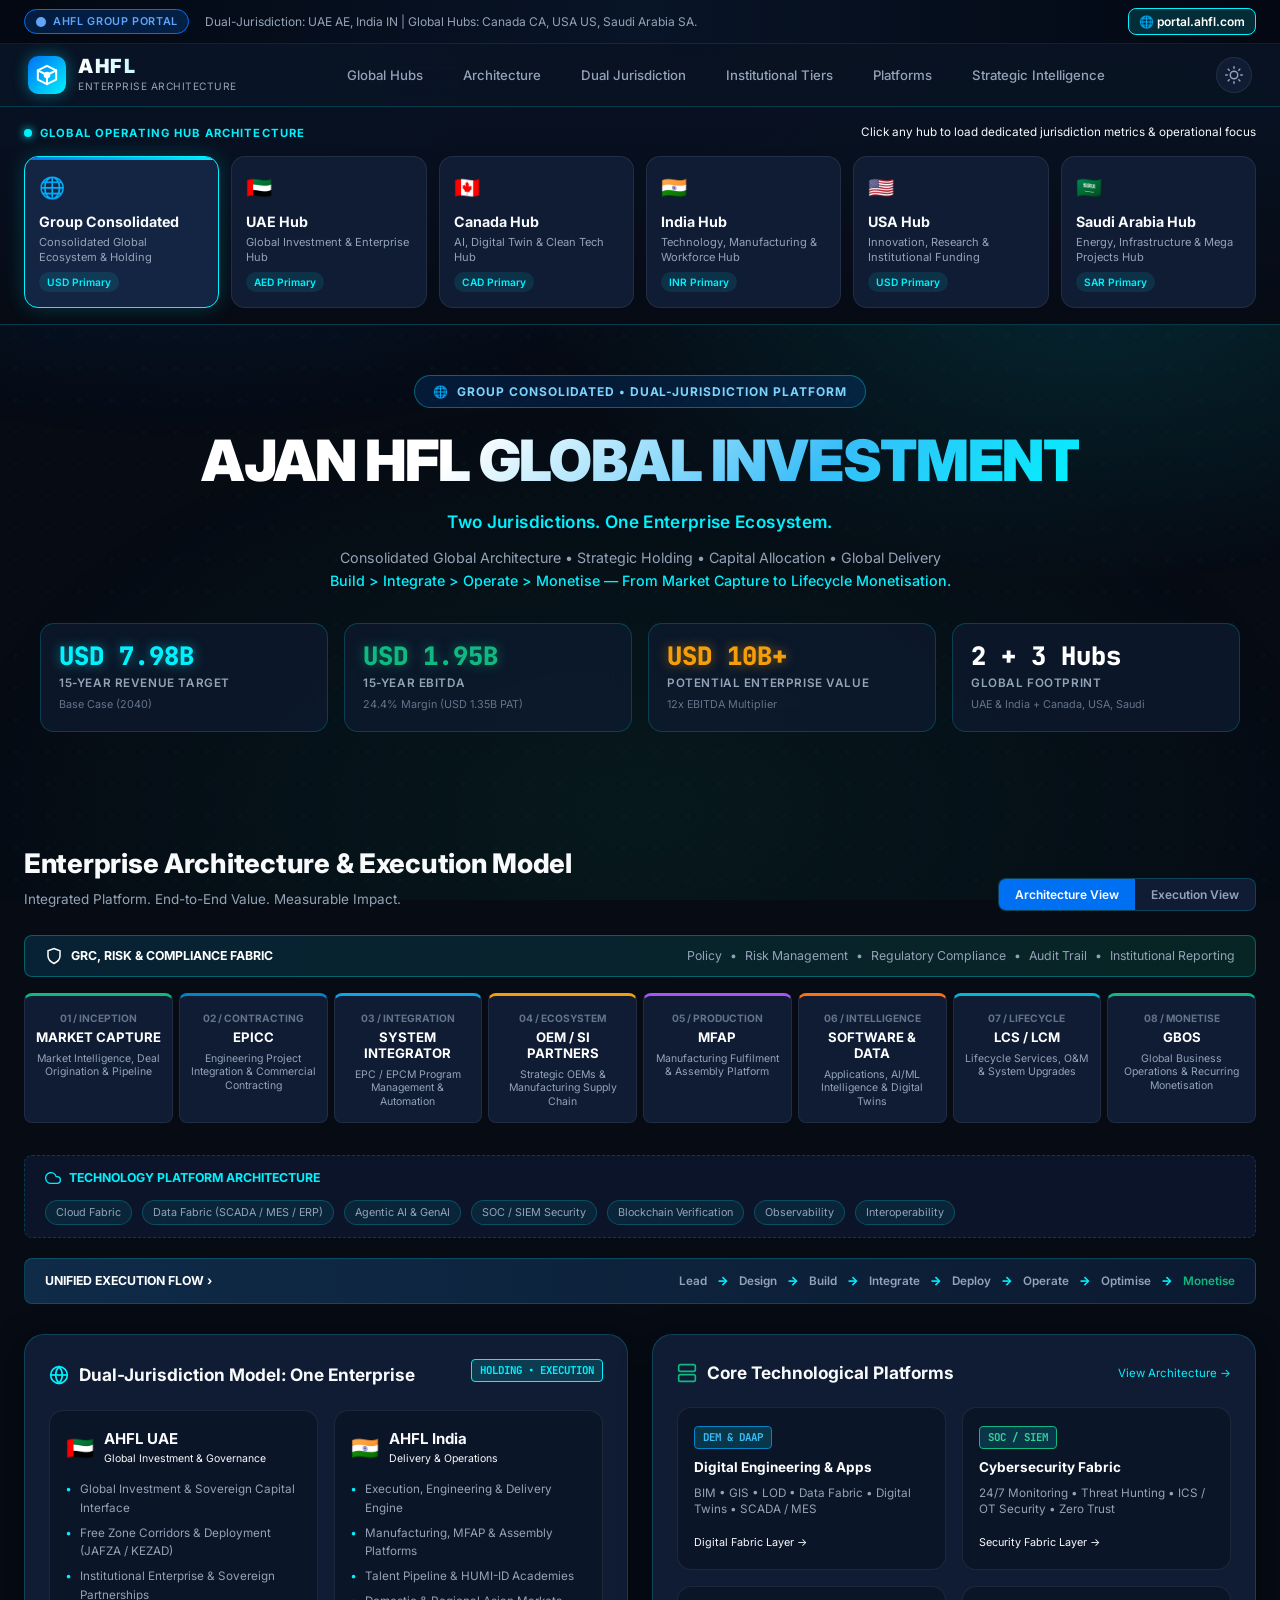
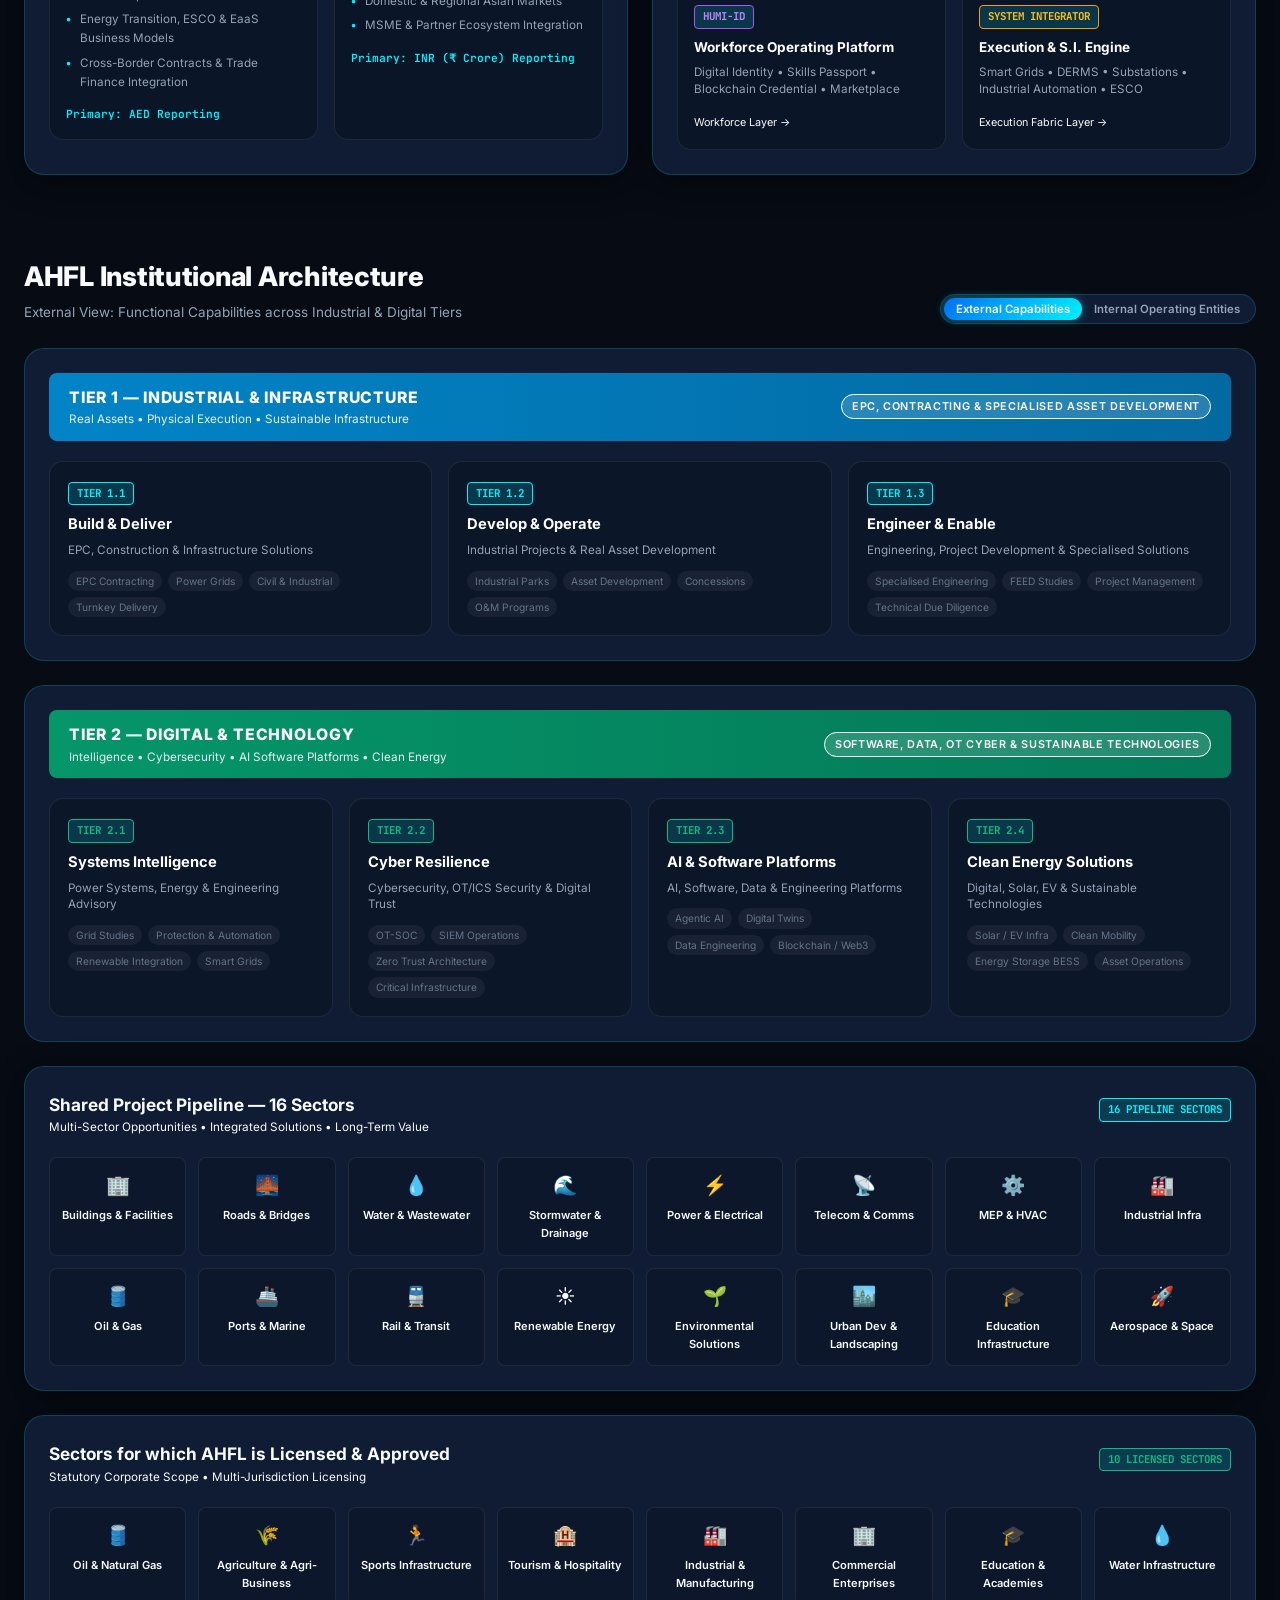
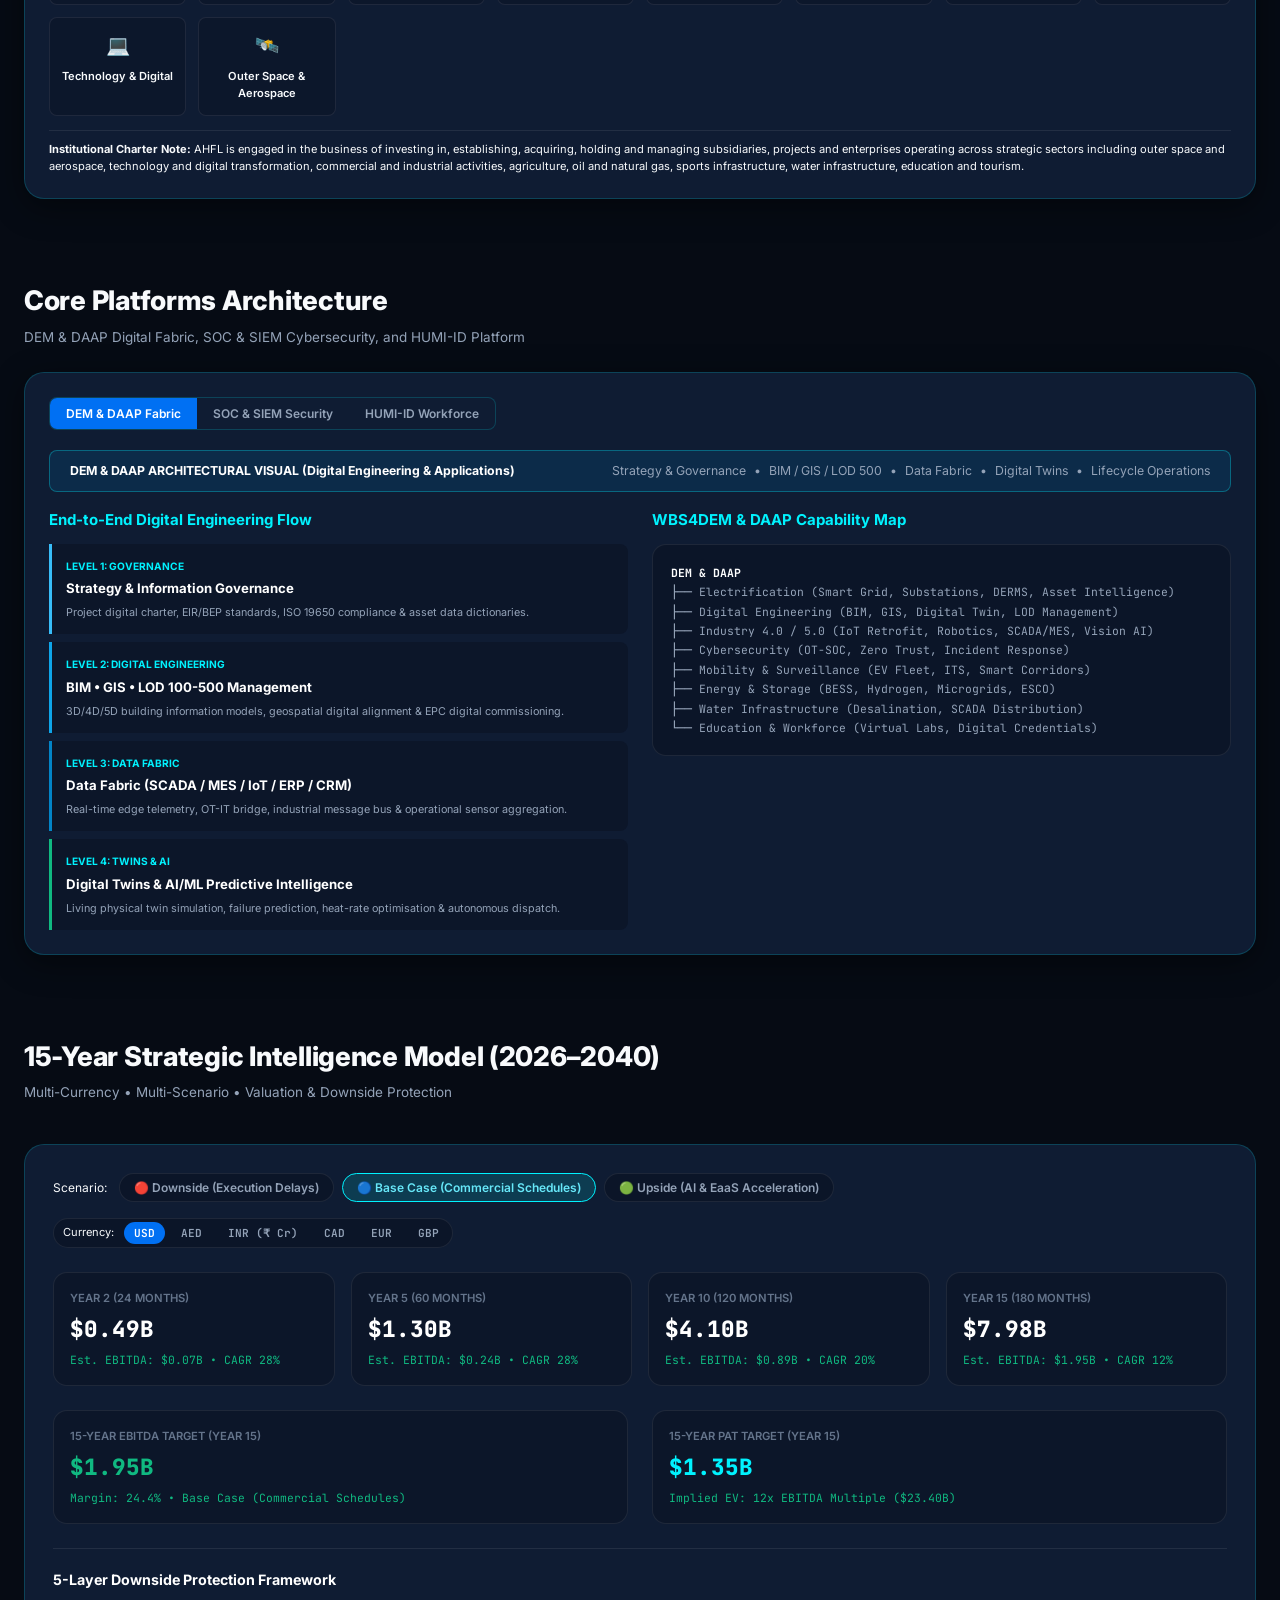
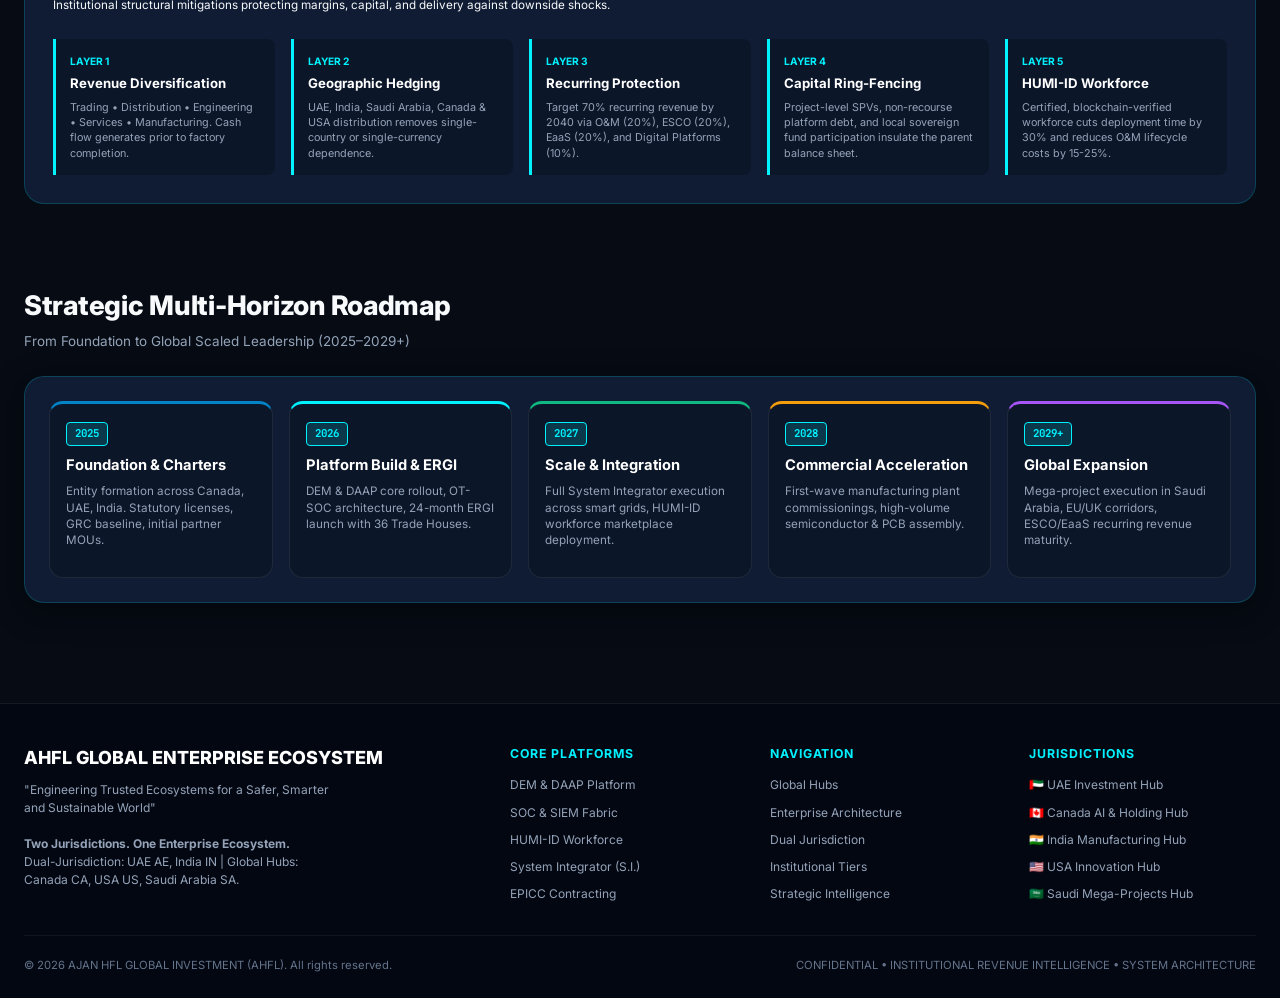
<file: index.html>
<!DOCTYPE html>
<html lang="en" data-theme="dark">

<head>
  <meta charset="UTF-8" />
  <meta name="viewport" content="width=device-width, initial-scale=1.0" />
  <title>AHFL — Enterprise Architecture Portal</title>
  <meta name="description"
    content="AHFL Global Enterprise Ecosystem — Two Jurisdictions. One Enterprise Ecosystem. Investment, Enterprise Development, Technology, Industrialisation & Digital Infrastructure." />
  <meta name="theme-color" content="#060b14" />

  <!-- Open Graph -->
  <meta property="og:title" content="AHFL — Enterprise Architecture Portal" />
  <meta property="og:description"
    content="AJAN HFL Global Investment: Dual-Jurisdiction Global Infrastructure & Technology Ecosystem." />
  <meta property="og:type" content="website" />

  <!-- Fonts -->
  <link rel="preconnect" href="https://fonts.googleapis.com" />
  <link rel="preconnect" href="https://fonts.gstatic.com" crossorigin />
  <link
    href="https://fonts.googleapis.com/css2?family=Inter:wght@300;400;500;600;700;800;900&family=JetBrains+Mono:wght@400;500;600;700&display=swap"
    rel="stylesheet" />

  <!-- Stylesheet -->
  <link rel="stylesheet" href="styles.css" />
</head>

<body>

  <!-- Ambient background -->
  <div class="bg-mesh" aria-hidden="true"></div>
  <div class="grid-dots" aria-hidden="true"></div>

  <div class="wrapper">

    <!-- ============================================
         PERSISTENT SUB-DOMAIN TOP BAR
    ============================================= -->
    <aside class="subdomain-bar" id="subdomainBar" aria-label="Subdomain and Ecosystem Navigation">
      <div class="subdomain-meta">
        <span class="parent-badge">
          <svg width="12" height="12" viewBox="0 0 24 24" fill="currentColor">
            <circle cx="12" cy="12" r="10" />
          </svg>
          AHFL Group Portal
        </span>
        <span class="text-muted subdomain-desc">Dual-Jurisdiction: UAE AE, India IN | Global Hubs: Canada CA, USA US, Saudi Arabia SA.</span>
      </div>
      <div class="subdomain-links">
        <a href="index.html" class="subdomain-link active" title="Current: AHFL Portal">
          🌐 portal.ahfl.com
        </a>
      </div>
    </aside>

    <!-- ============================================
         NAVBAR
    ============================================= -->
    <header class="navbar" id="navbar">
      <a href="index.html" class="nav-brand" aria-label="AHFL Home">
        <div class="nav-logo-emblem" aria-hidden="true">
          <!-- Hexagonal circuit node logo -->
          <svg width="22" height="22" viewBox="0 0 24 24" fill="none" stroke="currentColor" stroke-width="2.2"
            stroke-linecap="round" stroke-linejoin="round">
            <polygon points="12 2 2 7 2 17 12 22 22 17 22 7 12 2" />
            <line x1="12" y1="22" x2="12" y2="12" />
            <line x1="12" y1="12" x2="22" y2="7" />
            <line x1="12" y1="12" x2="2" y2="7" />
            <circle cx="12" cy="12" r="2.5" fill="white" />
          </svg>
        </div>
        <div class="brand-text">
          <span class="nav-wordmark">AHFL</span>
          <span class="nav-sub-label">Enterprise Architecture</span>
        </div>
      </a>

      <nav class="nav-links" id="navLinks" aria-label="Main navigation">
        <a href="#hubs" class="nav-link">Global Hubs</a>
        <a href="#architecture" class="nav-link">Architecture</a>
        <a href="#dual-jurisdiction" class="nav-link">Dual Jurisdiction</a>
        <a href="#institutional-tiers" class="nav-link">Institutional Tiers</a>
        <a href="#platforms" class="nav-link">Platforms</a>
        <a href="#intelligence" class="nav-link">Strategic Intelligence</a>
      </nav>

      <div class="nav-actions">
        <!-- External vs Internal Mode Switcher (Hidden) -->
        <div class="view-mode-pill" style="display: none;" title="Toggle between External Functional View and Internal Entity View">
          <button class="mode-btn active" id="btnModeExternal" onclick="setPortalMode('external')">External</button>
          <button class="mode-btn" id="btnModeInternal" onclick="setPortalMode('internal')">Internal</button>
        </div>

        <!-- Light/Dark Toggle -->
        <button class="theme-toggle" id="themeToggleBtn" aria-label="Toggle theme" title="Toggle light/dark theme">
          <svg id="themeIcon" width="18" height="18" viewBox="0 0 24 24" fill="none" stroke="currentColor" stroke-width="2"
            stroke-linecap="round" stroke-linejoin="round">
            <circle cx="12" cy="12" r="5" />
            <line x1="12" y1="1" x2="12" y2="3" />
            <line x1="12" y1="21" x2="12" y2="23" />
            <line x1="4.22" y1="4.22" x2="5.64" y2="5.64" />
            <line x1="18.36" y1="18.36" x2="19.78" y2="19.78" />
            <line x1="1" y1="12" x2="3" y2="12" />
            <line x1="21" y1="12" x2="23" y2="12" />
            <line x1="4.22" y1="19.78" x2="5.64" y2="18.36" />
            <line x1="18.36" y1="5.64" x2="19.78" y2="4.22" />
          </svg>
        </button>

        <button class="hamburger" id="hamburgerBtn" aria-label="Open mobile navigation">
          <span></span>
          <span></span>
          <span></span>
        </button>
      </div>
    </header>

    <!-- ============================================
         GLOBAL OPERATING HUBS SELECTOR STRIP
    ============================================= -->
    <section class="hubs-header-strip" id="hubs" aria-label="Global Operating Hubs Selector">
      <div class="hubs-title-row">
        <div class="hubs-badge">Global Operating Hub Architecture</div>
        <div class="text-muted" style="font-size: 0.78rem;">
          Click any hub to load dedicated jurisdiction metrics &amp; operational focus
        </div>
      </div>
      <div class="hubs-grid" id="hubsGrid">
        <!-- Hub cards rendered dynamically by JS -->
      </div>
    </section>

    <!-- ============================================
         HERO SECTION
    ============================================= -->
    <main>
      <section class="hero" id="hero">
        <div class="hero-jurisdiction-tag" id="heroJurisdictionBadge">
          <span id="heroJurFlag">🌐</span>
          <span id="heroJurTitle">AHFL Global Enterprise Ecosystem</span>
        </div>

        <h1 class="hero-title">
          <span>AJAN HFL GLOBAL INVESTMENT</span>
        </h1>

        <div class="hero-tagline" id="heroTagline">
          Two Jurisdictions. One Enterprise Ecosystem.
        </div>

        <p class="hero-sub" id="heroSubtitle">
          Investment &bull; Enterprise Development &bull; Technology &bull; Industrialisation &bull; Digital Infrastructure
          <br />
          <span style="color: var(--cyan); font-weight: 500;">
            Build &gt; Integrate &gt; Operate &gt; Monetise &mdash; From Market Capture to Lifecycle Monetisation.
          </span>
        </p>

        <!-- Dynamic Hero Metrics (per selected Hub) -->
        <div class="hero-metrics-grid" id="heroMetricsGrid">
          <!-- Populated by JS based on selected hub -->
        </div>
      </section>

      <!-- ============================================
           ENTERPRISE ARCHITECTURE CHEVRON SECTION
      ============================================= -->
      <section class="section-container" id="architecture">
        <div class="section-head">
          <div>
            <h2 class="section-title">Enterprise Architecture &amp; Execution Model</h2>
            <p class="section-subtitle">Integrated Platform. End-to-End Value. Measurable Impact.</p>
          </div>
          <div class="view-toggle-btns">
            <button class="toggle-btn active" id="btnArchView" onclick="setArchitectureView('arch')">Architecture View</button>
            <button class="toggle-btn" id="btnExecView" onclick="setArchitectureView('exec')">Execution View</button>
          </div>
        </div>

        <!-- Top GRC Banner -->
        <div class="grc-banner">
          <div class="grc-title">
            <svg width="18" height="18" viewBox="0 0 24 24" fill="none" stroke="currentColor" stroke-width="2">
              <path d="M12 22s8-4 8-10V5l-8-3-8 3v7c0 6 8 10 8 10z" />
            </svg>
            GRC, RISK &amp; COMPLIANCE FABRIC
          </div>
          <div class="grc-badges">
            <span>Policy</span> &bull;
            <span>Risk Management</span> &bull;
            <span>Regulatory Compliance</span> &bull;
            <span>Audit Trail</span> &bull;
            <span>Institutional Reporting</span>
          </div>
        </div>

        <!-- 8-Segment Process Chevron Chain -->
        <div class="mobile-scroll-hint">
          <span>⇄ Swipe to explore 8-phase execution chain</span>
        </div>
        <div class="chevron-chain-container">
          <div class="chevron-chain" id="chevronChain">
            <!-- Step 1: Market Capture -->
            <div class="chevron-step step-1" onclick="openStepModal('capture')">
              <div class="chevron-num">01 / Inception</div>
              <div class="chevron-title">MARKET CAPTURE</div>
              <div class="chevron-desc">Market Intelligence, Deal Origination &amp; Pipeline</div>
            </div>

            <!-- Step 2: EPICC -->
            <div class="chevron-step step-2" onclick="openStepModal('epicc')">
              <div class="chevron-num">02 / Contracting</div>
              <div class="chevron-title">EPICC</div>
              <div class="chevron-desc">Engineering Project Integration &amp; Commercial Contracting</div>
            </div>

            <!-- Step 3: S.I. -->
            <div class="chevron-step step-3" onclick="openStepModal('si')">
              <div class="chevron-num">03 / Integration</div>
              <div class="chevron-title">SYSTEM INTEGRATOR</div>
              <div class="chevron-desc">EPC / EPCM Program Management &amp; Automation</div>
            </div>

            <!-- Step 4: OEM / SI -->
            <div class="chevron-step step-4" onclick="openStepModal('oem')">
              <div class="chevron-num">04 / Ecosystem</div>
              <div class="chevron-title">OEM / SI PARTNERS</div>
              <div class="chevron-desc">Strategic OEMs &amp; Manufacturing Supply Chain</div>
            </div>

            <!-- Step 5: MFAP -->
            <div class="chevron-step step-5" onclick="openStepModal('mfap')">
              <div class="chevron-num">05 / Production</div>
              <div class="chevron-title">MFAP</div>
              <div class="chevron-desc">Manufacturing Fulfilment &amp; Assembly Platform</div>
            </div>

            <!-- Step 6: Software -->
            <div class="chevron-step step-6" onclick="openStepModal('software')">
              <div class="chevron-num">06 / Intelligence</div>
              <div class="chevron-title">SOFTWARE &amp; DATA</div>
              <div class="chevron-desc">Applications, AI/ML Intelligence &amp; Digital Twins</div>
            </div>

            <!-- Step 7: LCS / LCM -->
            <div class="chevron-step step-7" onclick="openStepModal('lcs')">
              <div class="chevron-num">07 / Lifecycle</div>
              <div class="chevron-title">LCS / LCM</div>
              <div class="chevron-desc">Lifecycle Services, O&amp;M &amp; System Upgrades</div>
            </div>

            <!-- Step 8: GBOS -->
            <div class="chevron-step step-8" onclick="openStepModal('gbos')">
              <div class="chevron-num">08 / Monetise</div>
              <div class="chevron-title">GBOS</div>
              <div class="chevron-desc">Global Business Operations &amp; Recurring Monetisation</div>
            </div>
          </div>
        </div>

        <!-- Technology Platform Architecture Strip -->
        <div class="tech-platform-strip">
          <div class="tech-platform-title">
            <svg width="16" height="16" viewBox="0 0 24 24" fill="none" stroke="currentColor" stroke-width="2">
              <path d="M18 10h-1.26A8 8 0 1 0 9 20h9a5 5 0 0 0 0-10z" />
            </svg>
            TECHNOLOGY PLATFORM ARCHITECTURE
          </div>
          <div class="tech-platform-tags">
            <span class="tech-tag">Cloud Fabric</span>
            <span class="tech-tag">Data Fabric (SCADA / MES / ERP)</span>
            <span class="tech-tag">Agentic AI &amp; GenAI</span>
            <span class="tech-tag">SOC / SIEM Security</span>
            <span class="tech-tag">Blockchain Verification</span>
            <span class="tech-tag">Observability</span>
            <span class="tech-tag">Interoperability</span>
          </div>
        </div>

        <!-- Unified Execution Flow -->
        <div class="execution-flow-bar">
          <span class="flow-title">UNIFIED EXECUTION FLOW &rsaquo;</span>
          <div class="flow-stages">
            <span class="flow-stage">Lead</span>
            <span class="flow-arrow">&rarr;</span>
            <span class="flow-stage">Design</span>
            <span class="flow-arrow">&rarr;</span>
            <span class="flow-stage">Build</span>
            <span class="flow-arrow">&rarr;</span>
            <span class="flow-stage">Integrate</span>
            <span class="flow-arrow">&rarr;</span>
            <span class="flow-stage">Deploy</span>
            <span class="flow-arrow">&rarr;</span>
            <span class="flow-stage">Operate</span>
            <span class="flow-arrow">&rarr;</span>
            <span class="flow-stage">Optimise</span>
            <span class="flow-arrow">&rarr;</span>
            <span class="flow-stage" style="color: var(--emerald);">Monetise</span>
          </div>
        </div>

        <!-- Dual Jurisdiction & Core Platforms Panels -->
        <div class="two-col-grid" id="dual-jurisdiction">
          <!-- Dual Jurisdiction Model -->
          <div class="panel-box">
            <div class="panel-header">
              <h3 class="panel-title">
                <svg width="20" height="20" viewBox="0 0 24 24" fill="none" stroke="var(--cyan)" stroke-width="2">
                  <circle cx="12" cy="12" r="10" />
                  <line x1="2" y1="12" x2="22" y2="12" />
                  <path d="M12 2a15.3 15.3 0 0 1 4 10 15.3 15.3 0 0 1-4 10 15.3 15.3 0 0 1-4-10 15.3 15.3 0 0 1 4-10z" />
                </svg>
                Dual-Jurisdiction Model: One Enterprise
              </h3>
              <span class="entity-code-badge">HOLDING &bull; EXECUTION</span>
            </div>
            <div class="jurisdiction-cards">
              <!-- UAE Entity -->
              <div class="jurisdiction-card">
                <div class="jur-header">
                  <span class="jur-flag">🇦🇪</span>
                  <div>
                    <div class="jur-name">AHFL UAE</div>
                    <div class="text-muted" style="font-size: 0.7rem;">Global Investment &amp; Governance</div>
                  </div>
                </div>
                <ul class="jur-list">
                  <li>Global Investment &amp; Sovereign Capital Interface</li>
                  <li>Free Zone Corridors &amp; Deployment (JAFZA / KEZAD)</li>
                  <li>Institutional Enterprise &amp; Sovereign Partnerships</li>
                  <li>Energy Transition, ESCO &amp; EaaS Business Models</li>
                  <li>Cross-Border Contracts &amp; Trade Finance Integration</li>
                </ul>
                <div class="jur-currency">Primary: AED Reporting</div>
              </div>

              <!-- India Entity -->
              <div class="jurisdiction-card">
                <div class="jur-header">
                  <span class="jur-flag">🇮🇳</span>
                  <div>
                    <div class="jur-name">AHFL India</div>
                    <div class="text-muted" style="font-size: 0.7rem;">Delivery &amp; Operations</div>
                  </div>
                </div>
                <ul class="jur-list">
                  <li>Execution, Engineering &amp; Delivery Engine</li>
                  <li>Manufacturing, MFAP &amp; Assembly Platforms</li>
                  <li>Talent Pipeline &amp; HUMI-ID Academies</li>
                  <li>Domestic &amp; Regional Asian Markets</li>
                  <li>MSME &amp; Partner Ecosystem Integration</li>
                </ul>
                <div class="jur-currency">Primary: INR (₹ Crore) Reporting</div>
              </div>
            </div>
          </div>

          <!-- Key Platforms Summary -->
          <div class="panel-box">
            <div class="panel-header">
              <h3 class="panel-title">
                <svg width="20" height="20" viewBox="0 0 24 24" fill="none" stroke="var(--emerald)" stroke-width="2">
                  <rect x="2" y="2" width="20" height="8" rx="2" ry="2" />
                  <rect x="2" y="14" width="20" height="8" rx="2" ry="2" />
                  <line x1="6" y1="6" x2="6.01" y2="6" />
                  <line x1="6" y1="18" x2="6.01" y2="18" />
                </svg>
                Core Technological Platforms
              </h3>
              <a href="#platforms" class="text-muted" style="font-size: 0.76rem; text-decoration: none; color: var(--cyan);">View Architecture &rarr;</a>
            </div>
            <div class="jurisdiction-cards">
              <div class="jurisdiction-card" onclick="openPlatformDetail('dem')">
                <div class="entity-code-badge" style="border-color: #0284c7; color: #38bdf8;">DEM &amp; DAAP</div>
                <div class="entity-name" style="font-size: 0.9rem;">Digital Engineering &amp; Apps</div>
                <p class="entity-role">BIM &bull; GIS &bull; LOD &bull; Data Fabric &bull; Digital Twins &bull; SCADA / MES</p>
                <span class="text-muted" style="font-size: 0.72rem;">Digital Fabric Layer &rarr;</span>
              </div>
              <div class="jurisdiction-card" onclick="openPlatformDetail('soc')">
                <div class="entity-code-badge" style="border-color: #10b981; color: #34d399;">SOC / SIEM</div>
                <div class="entity-name" style="font-size: 0.9rem;">Cybersecurity Fabric</div>
                <p class="entity-role">24/7 Monitoring &bull; Threat Hunting &bull; ICS / OT Security &bull; Zero Trust</p>
                <span class="text-muted" style="font-size: 0.72rem;">Security Fabric Layer &rarr;</span>
              </div>
              <div class="jurisdiction-card" onclick="openPlatformDetail('humi')">
                <div class="entity-code-badge" style="border-color: #a855f7; color: #c084fc;">HUMI-ID</div>
                <div class="entity-name" style="font-size: 0.9rem;">Workforce Operating Platform</div>
                <p class="entity-role">Digital Identity &bull; Skills Passport &bull; Blockchain Credential &bull; Marketplace</p>
                <span class="text-muted" style="font-size: 0.72rem;">Workforce Layer &rarr;</span>
              </div>
              <div class="jurisdiction-card" onclick="openPlatformDetail('si')">
                <div class="entity-code-badge" style="border-color: #f59e0b; color: #fbbf24;">SYSTEM INTEGRATOR</div>
                <div class="entity-name" style="font-size: 0.9rem;">Execution &amp; S.I. Engine</div>
                <p class="entity-role">Smart Grids &bull; DERMS &bull; Substations &bull; Industrial Automation &bull; ESCO</p>
                <span class="text-muted" style="font-size: 0.72rem;">Execution Fabric Layer &rarr;</span>
              </div>
            </div>
          </div>
        </div>
      </section>

      <!-- ============================================
           INSTITUTIONAL FUNDING & ENTITY TIERS
           (EXTERNAL CAPABILITIES VS INTERNAL ENTITIES)
      ============================================= -->
      <section class="section-container" id="institutional-tiers">
        <div class="section-head">
          <div>
            <h2 class="section-title">AHFL Institutional Architecture</h2>
            <p class="section-subtitle" id="tiersSubtitle">
              External View: Functional Capabilities across Industrial &amp; Digital Tiers
            </p>
          </div>
          <div class="view-mode-pill">
            <button class="mode-btn active" id="btnTierExternal" onclick="setPortalMode('external')">External Capabilities</button>
            <button class="mode-btn" id="btnTierInternal" onclick="setPortalMode('internal')">Internal Operating Entities</button>
          </div>
        </div>

        <!-- Tier 1: Industrial / Infrastructure -->
        <div class="tier-section-card">
          <div class="tier-banner tier-1-banner">
            <div>
              <div class="tier-banner-title">TIER 1 &mdash; INDUSTRIAL &amp; INFRASTRUCTURE</div>
              <div class="tier-banner-sub">Real Assets &bull; Physical Execution &bull; Sustainable Infrastructure</div>
            </div>
            <div id="tier1ScopeTag" class="parent-badge" style="background: rgba(255,255,255,0.15); border-color: white; color: white;">
              EPC, Contracting &amp; Specialised Asset Development
            </div>
          </div>
          <div class="entity-cards-grid" id="tier1Grid">
            <!-- Rendered by JS based on External vs Internal mode -->
          </div>
        </div>

        <!-- Tier 2: Digital / Technology -->
        <div class="tier-section-card">
          <div class="tier-banner tier-2-banner">
            <div>
              <div class="tier-banner-title">TIER 2 &mdash; DIGITAL &amp; TECHNOLOGY</div>
              <div class="tier-banner-sub">Intelligence &bull; Cybersecurity &bull; AI Software Platforms &bull; Clean Energy</div>
            </div>
            <div id="tier2ScopeTag" class="parent-badge" style="background: rgba(255,255,255,0.15); border-color: white; color: white;">
              Software, Data, OT Cyber &amp; Sustainable Technologies
            </div>
          </div>
          <div class="entity-cards-grid" id="tier2Grid">
            <!-- Rendered by JS based on External vs Internal mode -->
          </div>
        </div>

        <!-- Shared Project Pipeline (16 Sectors) -->
        <div class="panel-box" style="margin-top: 24px;">
          <div class="panel-header">
            <div>
              <h3 class="panel-title">Shared Project Pipeline &mdash; 16 Sectors</h3>
              <p class="text-muted" style="font-size: 0.78rem;">Multi-Sector Opportunities &bull; Integrated Solutions &bull; Long-Term Value</p>
            </div>
            <span class="entity-code-badge">16 PIPELINE SECTORS</span>
          </div>
          <div class="sectors-grid" id="pipelineSectorsGrid">
            <!-- 16 sectors rendered by JS -->
          </div>
        </div>

        <!-- Sectors for which AHFL is Licensed & Approved (10 Approved Sectors) -->
        <div class="panel-box" style="margin-top: 24px;">
          <div class="panel-header">
            <div>
              <h3 class="panel-title">Sectors for which AHFL is Licensed &amp; Approved</h3>
              <p class="text-muted" style="font-size: 0.78rem;">Statutory Corporate Scope &bull; Multi-Jurisdiction Licensing</p>
            </div>
            <span class="entity-code-badge" style="border-color: var(--emerald); color: var(--emerald);">10 LICENSED SECTORS</span>
          </div>
          <div class="sectors-grid" id="licensedSectorsGrid">
            <!-- 10 licensed sectors rendered by JS -->
          </div>
          <div class="text-muted" style="font-size: 0.74rem; margin-top: 14px; padding-top: 10px; border-top: 1px solid var(--border-subtle); line-height: 1.5;">
            <strong>Institutional Charter Note:</strong> AHFL is engaged in the business of investing in, establishing, acquiring, holding and managing subsidiaries, projects and enterprises operating across strategic sectors including outer space and aerospace, technology and digital transformation, commercial and industrial activities, agriculture, oil and natural gas, sports infrastructure, water infrastructure, education and tourism.
          </div>
        </div>
      </section>

      <!-- ============================================
           DEDICATED PLATFORMS: DEM/DAAP, SOC/SIEM, HUMI-ID
      ============================================= -->
      <section class="section-container" id="platforms">
        <div class="section-head">
          <div>
            <h2 class="section-title">Core Platforms Architecture</h2>
            <p class="section-subtitle">DEM &amp; DAAP Digital Fabric, SOC &amp; SIEM Cybersecurity, and HUMI-ID Platform</p>
          </div>
        </div>

        <!-- Platform Tabs -->
        <div class="panel-box">
          <div class="view-toggle-btns" style="margin-bottom: 20px; width: fit-content;">
            <button class="toggle-btn active" id="tabDemBtn" onclick="switchPlatformTab('dem')">DEM &amp; DAAP Fabric</button>
            <button class="toggle-btn" id="tabSocBtn" onclick="switchPlatformTab('soc')">SOC &amp; SIEM Security</button>
            <button class="toggle-btn" id="tabHumiBtn" onclick="switchPlatformTab('humi')">HUMI-ID Workforce</button>
          </div>

          <!-- Tab Content 1: DEM & DAAP -->
          <div id="tabDemContent" class="platform-tab-pane">
            <div class="grc-banner" style="background: rgba(2, 132, 199, 0.15);">
              <div class="grc-title">DEM &amp; DAAP ARCHITECTURAL VISUAL (Digital Engineering &amp; Applications)</div>
              <div class="grc-badges">
                <span>Strategy &amp; Governance</span> &bull;
                <span>BIM / GIS / LOD 500</span> &bull;
                <span>Data Fabric</span> &bull;
                <span>Digital Twins</span> &bull;
                <span>Lifecycle Operations</span>
              </div>
            </div>
            <div class="two-col-grid" style="margin-top: 16px;">
              <div>
                <h4 style="color: var(--cyan); margin-bottom: 12px;">End-to-End Digital Engineering Flow</h4>
                <div style="display: flex; flex-direction: column; gap: 8px;">
                  <div class="protection-card" style="border-left-color: #38bdf8;">
                    <div class="protection-layer">Level 1: Governance</div>
                    <div class="protection-title">Strategy &amp; Information Governance</div>
                    <div class="protection-desc">Project digital charter, EIR/BEP standards, ISO 19650 compliance &amp; asset data dictionaries.</div>
                  </div>
                  <div class="protection-card" style="border-left-color: #0ea5e9;">
                    <div class="protection-layer">Level 2: Digital Engineering</div>
                    <div class="protection-title">BIM &bull; GIS &bull; LOD 100-500 Management</div>
                    <div class="protection-desc">3D/4D/5D building information models, geospatial digital alignment &amp; EPC digital commissioning.</div>
                  </div>
                  <div class="protection-card" style="border-left-color: #0284c7;">
                    <div class="protection-layer">Level 3: Data Fabric</div>
                    <div class="protection-title">Data Fabric (SCADA / MES / IoT / ERP / CRM)</div>
                    <div class="protection-desc">Real-time edge telemetry, OT-IT bridge, industrial message bus &amp; operational sensor aggregation.</div>
                  </div>
                  <div class="protection-card" style="border-left-color: #10b981;">
                    <div class="protection-layer">Level 4: Twins &amp; AI</div>
                    <div class="protection-title">Digital Twins &amp; AI/ML Predictive Intelligence</div>
                    <div class="protection-desc">Living physical twin simulation, failure prediction, heat-rate optimisation &amp; autonomous dispatch.</div>
                  </div>
                </div>
              </div>
              <div>
                <h4 style="color: var(--cyan); margin-bottom: 12px;">WBS4DEM &amp; DAAP Capability Map</h4>
                <div style="background: rgba(10, 19, 36, 0.7); padding: 18px; border-radius: var(--radius-md); border: 1px solid var(--border-subtle); font-family: var(--font-mono); font-size: 0.76rem; line-height: 1.7; color: var(--text-secondary);">
                  <div style="color: #fff; font-weight: 700;">DEM &amp; DAAP</div>
                  <div>├── Electrification (Smart Grid, Substations, DERMS, Asset Intelligence)</div>
                  <div>├── Digital Engineering (BIM, GIS, Digital Twin, LOD Management)</div>
                  <div>├── Industry 4.0 / 5.0 (IoT Retrofit, Robotics, SCADA/MES, Vision AI)</div>
                  <div>├── Cybersecurity (OT-SOC, Zero Trust, Incident Response)</div>
                  <div>├── Mobility &amp; Surveillance (EV Fleet, ITS, Smart Corridors)</div>
                  <div>├── Energy &amp; Storage (BESS, Hydrogen, Microgrids, ESCO)</div>
                  <div>├── Water Infrastructure (Desalination, SCADA Distribution)</div>
                  <div>└── Education &amp; Workforce (Virtual Labs, Digital Credentials)</div>
                </div>
              </div>
            </div>
          </div>

          <!-- Tab Content 2: SOC & SIEM -->
          <div id="tabSocContent" class="platform-tab-pane" style="display: none;">
            <div class="grc-banner" style="background: rgba(16, 185, 129, 0.15); border-color: rgba(16, 185, 129, 0.4);">
              <div class="grc-title" style="color: var(--emerald);">ENTERPRISE SECURITY FABRIC (SOC &amp; SIEM)</div>
              <div class="grc-badges">
                <span>Threat Intelligence</span> &bull;
                <span>OT / ICS Protection</span> &bull;
                <span>Zero Trust</span> &bull;
                <span>Compliance Audits</span>
              </div>
            </div>
            <div class="two-col-grid" style="margin-top: 16px;">
              <div>
                <h4 style="color: var(--emerald); margin-bottom: 12px;">Security Fabric Architecture Flow</h4>
                <div style="display: flex; flex-direction: column; gap: 8px;">
                  <div class="protection-card" style="border-left-color: var(--emerald);">
                    <div class="protection-layer">Ingestion Layer</div>
                    <div class="protection-title">Enterprise &amp; Operational Systems</div>
                    <div class="protection-desc">Endpoints, Cloud Apps, Firewalls, Servers, ERP/CRM, SCADA, OT PLCs &amp; Industrial IoT controllers.</div>
                  </div>
                  <div class="protection-card" style="border-left-color: var(--cyan);">
                    <div class="protection-layer">Intelligence Layer</div>
                    <div class="protection-title">Central SIEM Platform</div>
                    <div class="protection-desc">Event collection, correlation engine, behavioural anomaly analytics &amp; automated alert routing.</div>
                  </div>
                  <div class="protection-card" style="border-left-color: var(--purple);">
                    <div class="protection-layer">Operational Layer</div>
                    <div class="protection-title">24/7 SOC Operations Centre</div>
                    <div class="protection-desc">Continuous monitoring, proactive threat hunting, incident triage, containment &amp; forensic response.</div>
                  </div>
                  <div class="protection-card" style="border-left-color: var(--amber);">
                    <div class="protection-layer">Assurance Layer</div>
                    <div class="protection-title">Governance, Audit &amp; Compliance</div>
                    <div class="protection-desc">NERC-CIP, IEC 62443, ISO 27001 regulatory audits, board risk dashboards &amp; resilience metrics.</div>
                  </div>
                </div>
              </div>
              <div>
                <h4 style="color: var(--emerald); margin-bottom: 12px;">Five-Phase SOC/SIEM Maturity Roadmap</h4>
                <div style="background: rgba(10, 19, 36, 0.7); padding: 18px; border-radius: var(--radius-md); border: 1px solid var(--border-subtle); display: flex; flex-direction: column; gap: 10px;">
                  <div style="display: flex; justify-content: space-between; font-size: 0.8rem;">
                    <strong>Phase 1: Assessment &amp; Discovery</strong>
                    <span class="text-muted">Asset mapping &amp; gap audit</span>
                  </div>
                  <div style="display: flex; justify-content: space-between; font-size: 0.8rem;">
                    <strong>Phase 2: Security Architecture</strong>
                    <span class="text-muted">Network zoning &amp; perimeter design</span>
                  </div>
                  <div style="display: flex; justify-content: space-between; font-size: 0.8rem;">
                    <strong>Phase 3: SIEM Deployment</strong>
                    <span class="text-muted">Telemetry ingest &amp; rule engines</span>
                  </div>
                  <div style="display: flex; justify-content: space-between; font-size: 0.8rem;">
                    <strong>Phase 4: SOC Enablement</strong>
                    <span class="text-muted">24/7 L1-L3 analyst operations</span>
                  </div>
                  <div style="display: flex; justify-content: space-between; font-size: 0.8rem;">
                    <strong>Phase 5: Continuous Improvement</strong>
                    <span class="text-muted">Automated SOAR &amp; red-teaming</span>
                  </div>
                </div>
              </div>
            </div>
          </div>

          <!-- Tab Content 3: HUMI-ID -->
          <div id="tabHumiContent" class="platform-tab-pane" style="display: none;">
            <div class="grc-banner" style="background: rgba(168, 85, 247, 0.15); border-color: rgba(168, 85, 247, 0.4);">
              <div class="grc-title" style="color: #c084fc;">HUMI-ID (Human Infrastructure Identity Platform)</div>
              <div class="grc-badges">
                <span>Not HR &mdash; Strategic Workforce Operating Platform</span> &bull;
                <span>Skills Passport</span> &bull;
                <span>Blockchain Verified</span>
              </div>
            </div>
            <div class="two-col-grid" style="margin-top: 16px;">
              <div>
                <h4 style="color: #c084fc; margin-bottom: 12px;">8-Stage Workforce Operating Lifecycle</h4>
                <div class="protection-grid two-by-two-grid" style="margin-top: 0;">
                  <div class="protection-card" style="border-left-color: #c084fc;">
                    <div class="protection-layer">Stage 1 &amp; 2</div>
                    <div class="protection-title">Train &amp; Certify</div>
                    <div class="protection-desc">Academy curriculums, virtual twins, VARK simulators.</div>
                  </div>
                  <div class="protection-card" style="border-left-color: #a855f7;">
                    <div class="protection-layer">Stage 3 &amp; 4</div>
                    <div class="protection-title">Accredit &amp; Verify</div>
                    <div class="protection-desc">Cryptographic wallet, blockchain competency registry.</div>
                  </div>
                  <div class="protection-card" style="border-left-color: #8b5cf6;">
                    <div class="protection-layer">Stage 5 &amp; 6</div>
                    <div class="protection-title">Deploy &amp; Work</div>
                    <div class="protection-desc">Automated matching to projects, digital site-access logs.</div>
                  </div>
                  <div class="protection-card" style="border-left-color: #6366f1;">
                    <div class="protection-layer">Stage 7 &amp; 8</div>
                    <div class="protection-title">Earn &amp; Upskill</div>
                    <div class="protection-desc">HUMI Wallet credits, ongoing micro-degrees &amp; promotion.</div>
                  </div>
                </div>
              </div>
              <div>
                <h4 style="color: #c084fc; margin-bottom: 12px;">HUMI-ID Core Data Structure</h4>
                <div style="background: rgba(10, 19, 36, 0.7); padding: 18px; border-radius: var(--radius-md); border: 1px solid var(--border-subtle); font-size: 0.8rem; line-height: 1.6;">
                  <div style="display: flex; justify-content: space-between; border-bottom: 1px solid var(--border-subtle); padding-bottom: 6px; margin-bottom: 8px;">
                    <span class="text-muted">Unique ID</span>
                    <strong style="font-family: var(--font-mono); color: var(--cyan);">HUMI-IND-BLR-0002871</strong>
                  </div>
                  <div style="display: flex; justify-content: space-between; margin-bottom: 4px;">
                    <span class="text-muted">Role &amp; Competency</span>
                    <span>Grid Automation &bull; SCADA &bull; Cyber</span>
                  </div>
                  <div style="display: flex; justify-content: space-between; margin-bottom: 4px;">
                    <span class="text-muted">Completed Deployments</span>
                    <span>6 Major Substation Handouts</span>
                  </div>
                  <div style="display: flex; justify-content: space-between; margin-bottom: 4px;">
                    <span class="text-muted">Projects Associated</span>
                    <span>12 Critical Infrastructure Projects</span>
                  </div>
                  <div style="display: flex; justify-content: space-between; margin-bottom: 4px;">
                    <span class="text-muted">Verified Performance</span>
                    <span style="color: var(--emerald); font-weight: 700;">4.8 / 5.0 (Supervisor Signed)</span>
                  </div>
                  <div style="display: flex; justify-content: space-between; margin-top: 8px; padding-top: 6px; border-top: 1px solid var(--border-subtle);">
                    <span class="text-muted">Workforce Efficiency</span>
                    <span style="color: var(--cyan); font-weight: 600;">-30% Deployment Time</span>
                  </div>
                </div>
              </div>
            </div>
          </div>
        </div>
      </section>

      <!-- ============================================
           15-YEAR STRATEGIC INTELLIGENCE DASHBOARD
      ============================================= -->
      <section class="section-container" id="intelligence">
        <div class="section-head">
          <div>
            <h2 class="section-title">15-Year Strategic Intelligence Model (2026&ndash;2040)</h2>
            <p class="section-subtitle">Multi-Currency &bull; Multi-Scenario &bull; Valuation &amp; Downside Protection</p>
          </div>
        </div>

        <div class="intelligence-dashboard">
          <!-- Scenario & Currency Controls -->
          <div class="scenario-controls">
            <div class="scenario-pills">
              <span class="text-muted" style="font-size: 0.8rem; align-self: center; margin-right: 4px;">Scenario:</span>
              <button class="scenario-pill downside" id="scenDown" onclick="setScenario('downside')">
                🔴 Downside (Execution Delays)
              </button>
              <button class="scenario-pill base active" id="scenBase" onclick="setScenario('base')">
                🔵 Base Case (Commercial Schedules)
              </button>
              <button class="scenario-pill upside" id="scenUp" onclick="setScenario('upside')">
                🟢 Upside (AI &amp; EaaS Acceleration)
              </button>
            </div>

            <div class="currency-pills">
              <span class="text-muted" style="font-size: 0.74rem; align-self: center; padding-left: 6px; margin-right: 4px;">Currency:</span>
              <button class="currency-btn active" onclick="setCurrency('USD')">USD</button>
              <button class="currency-btn" onclick="setCurrency('AED')">AED</button>
              <button class="currency-btn" onclick="setCurrency('INR')">INR (₹ Cr)</button>
              <button class="currency-btn" onclick="setCurrency('CAD')">CAD</button>
              <button class="currency-btn" onclick="setCurrency('EUR')">EUR</button>
              <button class="currency-btn" onclick="setCurrency('GBP')">GBP</button>
            </div>
          </div>

          <!-- 4 Horizon Cards -->
          <div class="trajectory-cards" id="trajectoryCards">
            <!-- Rendered by JS based on Scenario & Currency -->
          </div>

          <!-- Key Financial Highlights Grid -->
          <div class="two-col-grid" style="margin-top: 0; margin-bottom: 24px;">
            <div class="trajectory-card">
              <div class="trajectory-year">15-Year EBITDA Target (Year 15)</div>
              <div class="trajectory-rev" id="ebitdaDisplay" style="color: var(--emerald);">USD 1.95B</div>
              <div class="trajectory-ebitda" id="ebitdaMarginDisplay">Margin: 24.4% &bull; Base Case</div>
            </div>
            <div class="trajectory-card">
              <div class="trajectory-year">15-Year PAT Target (Year 15)</div>
              <div class="trajectory-rev" id="patDisplay" style="color: var(--cyan);">USD 1.35B</div>
              <div class="trajectory-ebitda" id="valDisplay">Implied Enterprise Value: 12x EBITDA (USD 23.4B)</div>
            </div>
          </div>

          <!-- Downside Protection Framework -->
          <div style="border-top: 1px solid var(--border-subtle); padding-top: 20px;">
            <h4 style="font-size: 0.95rem; font-weight: 700; color: #fff; margin-bottom: 4px;">
              5-Layer Downside Protection Framework
            </h4>
            <p class="text-muted" style="font-size: 0.78rem; margin-bottom: 16px;">
              Institutional structural mitigations protecting margins, capital, and delivery against downside shocks.
            </p>
            <div class="protection-grid">
              <div class="protection-card">
                <div class="protection-layer">Layer 1</div>
                <div class="protection-title">Revenue Diversification</div>
                <div class="protection-desc">Trading &bull; Distribution &bull; Engineering &bull; Services &bull; Manufacturing. Cash flow generates prior to factory completion.</div>
              </div>
              <div class="protection-card">
                <div class="protection-layer">Layer 2</div>
                <div class="protection-title">Geographic Hedging</div>
                <div class="protection-desc">UAE, India, Saudi Arabia, Canada &amp; USA distribution removes single-country or single-currency dependence.</div>
              </div>
              <div class="protection-card">
                <div class="protection-layer">Layer 3</div>
                <div class="protection-title">Recurring Protection</div>
                <div class="protection-desc">Target 70% recurring revenue by 2040 via O&amp;M (20%), ESCO (20%), EaaS (20%), and Digital Platforms (10%).</div>
              </div>
              <div class="protection-card">
                <div class="protection-layer">Layer 4</div>
                <div class="protection-title">Capital Ring-Fencing</div>
                <div class="protection-desc">Project-level SPVs, non-recourse platform debt, and local sovereign fund participation insulate the parent balance sheet.</div>
              </div>
              <div class="protection-card">
                <div class="protection-layer">Layer 5</div>
                <div class="protection-title">HUMI-ID Workforce</div>
                <div class="protection-desc">Certified, blockchain-verified workforce cuts deployment time by 30% and reduces O&amp;M lifecycle costs by 15-25%.</div>
              </div>
            </div>
          </div>
        </div>
      </section>

      <!-- ============================================
           ROADMAP
      ============================================= -->
      <section class="section-container" id="roadmap">
        <div class="section-head">
          <div>
            <h2 class="section-title">Strategic Multi-Horizon Roadmap</h2>
            <p class="section-subtitle">From Foundation to Global Scaled Leadership (2025&ndash;2029+)</p>
          </div>
        </div>

        <div class="panel-box">
          <div style="display: grid; grid-template-columns: repeat(auto-fit, minmax(200px, 1fr)); gap: 16px;">
            <div class="trajectory-card" style="border-top: 3px solid #0284c7;">
              <div class="entity-code-badge">2025</div>
              <div class="entity-name">Foundation &amp; Charters</div>
              <div class="entity-role">Entity formation across Canada, UAE, India. Statutory licenses, GRC baseline, initial partner MOUs.</div>
            </div>
            <div class="trajectory-card" style="border-top: 3px solid #00f2fe;">
              <div class="entity-code-badge">2026</div>
              <div class="entity-name">Platform Build &amp; ERGI</div>
              <div class="entity-role">DEM &amp; DAAP core rollout, OT-SOC architecture, 24-month ERGI launch with 36 Trade Houses.</div>
            </div>
            <div class="trajectory-card" style="border-top: 3px solid #10b981;">
              <div class="entity-code-badge">2027</div>
              <div class="entity-name">Scale &amp; Integration</div>
              <div class="entity-role">Full System Integrator execution across smart grids, HUMI-ID workforce marketplace deployment.</div>
            </div>
            <div class="trajectory-card" style="border-top: 3px solid #f59e0b;">
              <div class="entity-code-badge">2028</div>
              <div class="entity-name">Commercial Acceleration</div>
              <div class="entity-role">First-wave manufacturing plant commissionings, high-volume semiconductor &amp; PCB assembly.</div>
            </div>
            <div class="trajectory-card" style="border-top: 3px solid #a855f7;">
              <div class="entity-code-badge">2029+</div>
              <div class="entity-name">Global Expansion</div>
              <div class="entity-role">Mega-project execution in Saudi Arabia, EU/UK corridors, ESCO/EaaS recurring revenue maturity.</div>
            </div>
          </div>
        </div>
      </section>
    </main>

    <!-- ============================================
         FOOTER
    ============================================= -->
    <footer class="footer">
      <div class="footer-content">
        <div class="footer-brand">
          <h4>AHFL GLOBAL ENTERPRISE ECOSYSTEM</h4>
          <p class="footer-tagline">
            "Engineering Trusted Ecosystems for a Safer, Smarter and Sustainable World"
            <br /><br />
            <strong>Two Jurisdictions. One Enterprise Ecosystem.</strong>
            <br />
            Dual-Jurisdiction: UAE AE, India IN | Global Hubs: Canada CA, USA US, Saudi Arabia SA.
          </p>
        </div>
        <div class="footer-col">
          <h5>Core Platforms</h5>
          <ul class="footer-links">
            <li><a href="#platforms" onclick="switchPlatformTab('dem')">DEM &amp; DAAP Platform</a></li>
            <li><a href="#platforms" onclick="switchPlatformTab('soc')">SOC &amp; SIEM Fabric</a></li>
            <li><a href="#platforms" onclick="switchPlatformTab('humi')">HUMI-ID Workforce</a></li>
            <li><a href="#architecture">System Integrator (S.I.)</a></li>
            <li><a href="#architecture">EPICC Contracting</a></li>
          </ul>
        </div>
        <div class="footer-col">
          <h5>Navigation</h5>
          <ul class="footer-links">
            <li><a href="#hubs">Global Hubs</a></li>
            <li><a href="#architecture">Enterprise Architecture</a></li>
            <li><a href="#dual-jurisdiction">Dual Jurisdiction</a></li>
            <li><a href="#institutional-tiers">Institutional Tiers</a></li>
            <li><a href="#intelligence">Strategic Intelligence</a></li>
          </ul>
        </div>
        <div class="footer-col">
          <h5>Jurisdictions</h5>
          <ul class="footer-links">
            <li><a href="#hubs" onclick="selectHub('uae')">🇦🇪 UAE Investment Hub</a></li>
            <li><a href="#hubs" onclick="selectHub('canada')">🇨🇦 Canada AI &amp; Holding Hub</a></li>
            <li><a href="#hubs" onclick="selectHub('india')">🇮🇳 India Manufacturing Hub</a></li>
            <li><a href="#hubs" onclick="selectHub('usa')">🇺🇸 USA Innovation Hub</a></li>
            <li><a href="#hubs" onclick="selectHub('saudi')">🇸🇦 Saudi Mega-Projects Hub</a></li>
          </ul>
        </div>
      </div>
      <div class="footer-bottom">
        <div>&copy; 2026 AJAN HFL GLOBAL INVESTMENT (AHFL). All rights reserved.</div>
        <div>CONFIDENTIAL &bull; INSTITUTIONAL REVENUE INTELLIGENCE &bull; SYSTEM ARCHITECTURE</div>
      </div>
    </footer>

    <!-- Modal for step/platform deep-dive -->
    <div class="modal-overlay" id="detailModal" onclick="closeModal(event)">
      <div class="modal-box" id="modalContentBox" onclick="event.stopPropagation()">
        <button class="modal-close-btn" onclick="closeModal()">&times;</button>
        <div id="modalBody"></div>
      </div>
    </div>

  </div>

  <!-- Main JavaScript -->
  <script src="main.js"></script>
</body>

</html>
</file>
<file: styles.css>
/* ==========================================
   AHFL Enterprise Parent Portal — styles.css
   ========================================== */

@import url('https://fonts.googleapis.com/css2?family=Inter:wght@300;400;500;600;700;800;900&family=JetBrains+Mono:wght@400;500;600&display=swap');

:root {
  /* Colors */
  --bg-dark: #060b14;
  --bg-surface: #0a1324;
  --bg-card: #0f1c33;
  --bg-card-hover: #142544;
  --bg-elevated: #182c50;

  --primary: #0070f3;
  --primary-glow: rgba(0, 112, 243, 0.4);
  --cyan: #00f2fe;
  --cyan-glow: rgba(0, 242, 254, 0.35);
  --emerald: #10b981;
  --emerald-glow: rgba(16, 185, 129, 0.35);
  --amber: #f59e0b;
  --amber-glow: rgba(245, 158, 11, 0.35);
  --purple: #8b5cf6;
  --purple-glow: rgba(139, 92, 246, 0.35);
  --rose: #f43f5e;

  --border: rgba(0, 242, 254, 0.18);
  --border-subtle: rgba(255, 255, 255, 0.08);
  --border-strong: rgba(0, 242, 254, 0.45);
  --border-hover: rgba(0, 242, 254, 0.7);

  --text-primary: #f8fafc;
  --text-secondary: #94a3b8;
  --text-muted: #64748b;
  --text-accent: #38bdf8;

  --radius-xs: 4px;
  --radius-sm: 8px;
  --radius-md: 14px;
  --radius-lg: 20px;
  --radius-xl: 28px;
  --radius-full: 9999px;

  --shadow-card: 0 8px 32px rgba(0, 0, 0, 0.45);
  --shadow-glow: 0 0 25px rgba(0, 242, 254, 0.2);
  --shadow-hover: 0 16px 48px rgba(0, 112, 243, 0.25), 0 0 20px rgba(0, 242, 254, 0.2);

  --transition: 0.25s cubic-bezier(0.4, 0, 0.2, 1);
  --font-mono: 'JetBrains Mono', monospace;
  --font-sans: 'Inter', sans-serif;
}

[data-theme="light"] {
  --bg-dark: #f8fafc;
  --bg-surface: #ffffff;
  --bg-card: #ffffff;
  --bg-card-hover: #f1f7fe;
  --bg-elevated: #f8fafc;
  --border: rgba(2, 132, 199, 0.22);
  --border-subtle: rgba(15, 23, 42, 0.1);
  --border-strong: rgba(2, 132, 199, 0.45);
  --border-hover: rgba(2, 132, 199, 0.7);
  --text-primary: #0f172a;
  --text-secondary: #475569;
  --text-muted: #64748b;
  --text-accent: #0284c7;
  --cyan: #0284c7;
  --shadow-card: 0 4px 20px rgba(15, 23, 42, 0.06);
  --shadow-hover: 0 10px 30px rgba(2, 132, 199, 0.15);
}

/* ==========================================
   LIGHT THEME COMPONENT OVERRIDES
   ========================================== */
[data-theme="light"] .bg-mesh {
  background:
    radial-gradient(ellipse 900px 500px at 15% 10%, rgba(2, 132, 199, 0.08), transparent 70%),
    radial-gradient(ellipse 800px 450px at 85% 30%, rgba(14, 165, 233, 0.06), transparent 70%),
    radial-gradient(ellipse 1000px 600px at 50% 90%, rgba(16, 185, 129, 0.05), transparent 70%);
}

[data-theme="light"] .grid-dots {
  background-image: radial-gradient(circle, rgba(2, 132, 199, 0.15) 1px, transparent 1px);
  opacity: 0.35;
}

/* Subdomain Top Bar */
[data-theme="light"] .subdomain-bar {
  background: linear-gradient(90deg, #f8fafc 0%, #f1f5f9 50%, #f8fafc 100%);
  border-bottom: 1px solid #e2e8f0;
  color: #475569;
}

[data-theme="light"] .parent-badge {
  background: rgba(2, 132, 199, 0.1);
  border-color: rgba(2, 132, 199, 0.35);
  color: #0369a1;
}

[data-theme="light"] .subdomain-link {
  color: #475569;
}

[data-theme="light"] .subdomain-link:hover {
  color: #0284c7;
  background: rgba(2, 132, 199, 0.08);
}

[data-theme="light"] .subdomain-link.active {
  color: #0369a1;
  background: #ffffff;
  border-color: #cbd5e1;
  box-shadow: 0 1px 3px rgba(0, 0, 0, 0.06);
}

/* Navbar */
[data-theme="light"] .navbar {
  background: rgba(255, 255, 255, 0.92);
  border-bottom: 1px solid #e2e8f0;
  box-shadow: 0 1px 4px rgba(15, 23, 42, 0.04);
}

[data-theme="light"] .nav-wordmark {
  background: linear-gradient(90deg, #0f172a, #0284c7);
  -webkit-background-clip: text;
  -webkit-text-fill-color: transparent;
}

[data-theme="light"] .nav-sub-label {
  color: #64748b;
}

[data-theme="light"] .nav-link {
  color: #475569;
}

[data-theme="light"] .nav-link:hover,
[data-theme="light"] .nav-link.active {
  color: #0284c7;
  background: rgba(2, 132, 199, 0.08);
}

[data-theme="light"] .view-mode-pill {
  background: #f1f5f9;
  border-color: #cbd5e1;
}

[data-theme="light"] .mode-btn {
  color: #64748b;
}

[data-theme="light"] .mode-btn.active {
  background: linear-gradient(135deg, #0070f3, #0284c7);
  color: #ffffff;
  box-shadow: 0 2px 6px rgba(2, 132, 199, 0.3);
}

[data-theme="light"] .theme-toggle {
  background: #ffffff;
  border-color: #cbd5e1;
  color: #0f172a;
}

[data-theme="light"] .theme-toggle:hover {
  border-color: #0284c7;
  color: #0284c7;
  background: #f0f9ff;
}

[data-theme="light"] .hamburger {
  background: #ffffff;
  border-color: #cbd5e1;
}

[data-theme="light"] .hamburger span {
  background: #0f172a;
}

[data-theme="light"] .nav-links {
  background: #ffffff;
  border-top-color: #e2e8f0;
  box-shadow: 0 20px 40px rgba(15, 23, 42, 0.12);
}

[data-theme="light"] .nav-links .nav-link {
  background: #f8fafc;
  border-color: #e2e8f0;
  color: #0f172a;
}

[data-theme="light"] .nav-links .nav-link:hover,
[data-theme="light"] .nav-links .nav-link.active {
  background: #f0f9ff;
  border-color: #0284c7;
  color: #0284c7;
}

/* Hubs Header Strip */
[data-theme="light"] .hubs-header-strip {
  background: linear-gradient(180deg, #f8fafc 0%, #f1f5f9 100%);
  border-bottom: 1px solid #e2e8f0;
}

[data-theme="light"] .hubs-badge {
  color: #0369a1;
}

[data-theme="light"] .hubs-badge::before {
  background: #0284c7;
  box-shadow: 0 0 6px rgba(2, 132, 199, 0.5);
}

[data-theme="light"] .hubs-subtitle {
  color: #64748b !important;
}

[data-theme="light"] .hub-card {
  background: #ffffff;
  border-color: #e2e8f0;
  box-shadow: 0 2px 6px rgba(15, 23, 42, 0.04);
}

[data-theme="light"] .hub-card:hover {
  border-color: #0284c7;
  background: #f8fafc;
}

[data-theme="light"] .hub-card.active {
  border-color: #0284c7;
  background: #f0f9ff;
  box-shadow: 0 4px 14px rgba(2, 132, 199, 0.15);
}

[data-theme="light"] .hub-name {
  color: #0f172a;
}

[data-theme="light"] .hub-role {
  color: #64748b;
}

[data-theme="light"] .hub-currency-pill {
  background: rgba(2, 132, 199, 0.1);
  color: #0284c7;
}

/* Hero Section */
[data-theme="light"] .hero-jurisdiction-tag {
  background: rgba(2, 132, 199, 0.1);
  border-color: rgba(2, 132, 199, 0.35);
  color: #0369a1;
}

[data-theme="light"] .hero-title span {
  background: linear-gradient(135deg, #0f172a 15%, #0369a1 65%, #0284c7 100%);
  -webkit-background-clip: text;
  -webkit-text-fill-color: transparent;
}

[data-theme="light"] .hero-tagline {
  color: #0284c7;
}

[data-theme="light"] .hero-sub {
  color: #475569;
}

[data-theme="light"] .metric-card {
  background: #ffffff;
  border-color: #e2e8f0;
  box-shadow: 0 4px 14px rgba(15, 23, 42, 0.05);
}

[data-theme="light"] .metric-card:hover {
  border-color: #0284c7;
  box-shadow: 0 8px 24px rgba(2, 132, 199, 0.15);
}

[data-theme="light"] .metric-val {
  color: #0f172a;
}

[data-theme="light"] .metric-val.glow-cyan {
  color: #0284c7;
  text-shadow: none;
}

[data-theme="light"] .metric-val.glow-emerald {
  color: #059669;
  text-shadow: none;
}

[data-theme="light"] .metric-val.glow-amber {
  color: #d97706;
  text-shadow: none;
}

[data-theme="light"] .metric-label {
  color: #475569;
}

[data-theme="light"] .metric-sub {
  color: #64748b;
}

/* Process Chevron Chain */
[data-theme="light"] .chevron-step {
  background: #ffffff;
  border-color: #e2e8f0;
  box-shadow: 0 2px 8px rgba(15, 23, 42, 0.04);
}

[data-theme="light"] .chevron-title {
  color: #0f172a;
}

[data-theme="light"] .chevron-num {
  color: #64748b;
}

[data-theme="light"] .chevron-desc {
  color: #475569;
}

[data-theme="light"] .chevron-step:hover {
  border-color: #0284c7;
  background: #f8fafc;
  box-shadow: 0 6px 18px rgba(2, 132, 199, 0.12);
}

/* Strips & GRC */
[data-theme="light"] .grc-banner {
  background: linear-gradient(90deg, #f0fdf4 0%, #ecfeff 100%);
  border-color: #a7f3d0;
}

[data-theme="light"] .grc-title {
  color: #0f172a;
}

[data-theme="light"] .grc-badges {
  color: #475569;
}

[data-theme="light"] .tech-platform-strip {
  background: #f1f5f9;
  border-color: #cbd5e1;
}

[data-theme="light"] .tech-platform-title {
  color: #0284c7;
}

[data-theme="light"] .tech-tag {
  background: #ffffff;
  border-color: #cbd5e1;
  color: #334155;
  box-shadow: 0 1px 3px rgba(0, 0, 0, 0.04);
}

[data-theme="light"] .tech-tag:hover {
  background: #f0f9ff;
  border-color: #0284c7;
  color: #0284c7;
}

[data-theme="light"] .tech-pill {
  background: #ffffff;
  border-color: #cbd5e1;
  color: #334155;
  box-shadow: 0 1px 3px rgba(0, 0, 0, 0.04);
}

[data-theme="light"] .tech-pill:hover {
  background: #f0f9ff;
  border-color: #0284c7;
  color: #0284c7;
}

[data-theme="light"] .execution-flow-bar {
  background: linear-gradient(90deg, #f8fafc, #f1f5f9);
  border-color: #cbd5e1;
  box-shadow: 0 1px 4px rgba(15, 23, 42, 0.05);
}

[data-theme="light"] .flow-title {
  color: #0f172a;
}

[data-theme="light"] .flow-stage {
  color: #334155;
}

[data-theme="light"] .flow-arrow {
  color: #0284c7;
}

/* Dual Jurisdiction & Panels */
[data-theme="light"] .panel-box {
  background: #ffffff;
  border-color: #e2e8f0;
  box-shadow: 0 4px 16px rgba(15, 23, 42, 0.04);
}

[data-theme="light"] .panel-title {
  color: #0f172a;
}

[data-theme="light"] .jurisdiction-card {
  background: #f8fafc;
  border-color: #e2e8f0;
}

[data-theme="light"] .jur-name {
  color: #0f172a;
}

[data-theme="light"] .jur-list {
  color: #475569;
}

[data-theme="light"] .jur-currency {
  color: #0284c7;
}

/* Institutional Tiers */
[data-theme="light"] .tier-section-card {
  background: #ffffff;
  border-color: #e2e8f0;
  box-shadow: 0 4px 16px rgba(15, 23, 42, 0.04);
}

[data-theme="light"] .tier-card {
  background: #f8fafc;
  border-color: #e2e8f0;
}

[data-theme="light"] .tier-card-title {
  color: #0f172a;
}

[data-theme="light"] .tier-card-desc {
  color: #475569;
}

[data-theme="light"] .tier-scope-tag {
  background: #f1f5f9;
  border-color: #cbd5e1;
  color: #475569;
}

[data-theme="light"] .entity-card {
  background: #f8fafc;
  border-color: #e2e8f0;
}

[data-theme="light"] .entity-card:hover {
  background: #f0f9ff;
  border-color: #0284c7;
}

[data-theme="light"] .entity-name {
  color: #0f172a;
}

[data-theme="light"] .entity-role {
  color: #475569;
}

[data-theme="light"] .entity-code-badge {
  border-color: #0284c7;
  color: #0284c7;
}

/* Sectors Grid */
[data-theme="light"] .sector-card {
  background: #f8fafc;
  border-color: #e2e8f0;
}

[data-theme="light"] .sector-card:hover {
  background: #f0f9ff;
  border-color: #0284c7;
}

[data-theme="light"] .sector-name {
  color: #0f172a;
}

/* Platform Tabs */
[data-theme="light"] .view-toggle-btns {
  background: #f1f5f9;
  border-color: #cbd5e1;
}

[data-theme="light"] .toggle-btn,
[data-theme="light"] .view-btn {
  color: #475569;
}

[data-theme="light"] .toggle-btn.active,
[data-theme="light"] .view-btn.active {
  background: #0284c7;
  color: #ffffff;
}

/* Strategic Intelligence Dashboard */
[data-theme="light"] .intelligence-dashboard {
  background: #ffffff;
  border-color: #e2e8f0;
  box-shadow: 0 4px 16px rgba(15, 23, 42, 0.04);
}

[data-theme="light"] .scenario-pill {
  background: #f8fafc;
  border-color: #e2e8f0;
  color: #475569;
}

[data-theme="light"] .scenario-pill.base.active {
  background: #e0f2fe;
  border-color: #0284c7;
  color: #0369a1;
}

[data-theme="light"] .scenario-pill.downside.active {
  background: #ffe4e6;
  border-color: #e11d48;
  color: #be123c;
}

[data-theme="light"] .scenario-pill.upside.active {
  background: #dcfce7;
  border-color: #16a34a;
  color: #15803d;
}

[data-theme="light"] .currency-pills {
  background: #f1f5f9;
  border-color: #cbd5e1;
}

[data-theme="light"] .currency-btn {
  color: #64748b;
}

[data-theme="light"] .currency-btn.active {
  background: #0284c7;
  color: #ffffff;
}

[data-theme="light"] .trajectory-card {
  background: #f8fafc;
  border-color: #e2e8f0;
}

[data-theme="light"] .trajectory-card .entity-name {
  color: #0f172a;
}

[data-theme="light"] .trajectory-card .entity-role {
  color: #475569;
}

[data-theme="light"] .trajectory-year {
  color: #64748b;
}

[data-theme="light"] .trajectory-rev {
  color: #0f172a;
}

[data-theme="light"] .protection-card {
  background: #f8fafc;
  border-color: #e2e8f0;
}

[data-theme="light"] .protection-title {
  color: #0f172a;
}

[data-theme="light"] .protection-desc {
  color: #475569;
}

/* General in-container inline overrides for light theme */
[data-theme="light"] [style*="background: rgba(10, 19, 36"] {
  background: #f8fafc !important;
  border-color: #e2e8f0 !important;
}

[data-theme="light"] [style*="background: rgba(10, 19, 36"] * {
  color: #334155 !important;
}

[data-theme="light"] [style*="background: rgba(10, 19, 36"] [style*="color: #fff"] {
  color: #0f172a !important;
}

[data-theme="light"] [style*="background: rgba(10, 19, 36"] strong {
  color: #0284c7 !important;
}

[data-theme="light"] h4[style*="color: #fff"] {
  color: #0f172a !important;
}

/* Footer */
[data-theme="light"] .footer {
  background: #f1f5f9;
  border-top: 1px solid #e2e8f0;
}

[data-theme="light"] .footer-brand h4 {
  color: #0f172a;
}

[data-theme="light"] .footer-tagline {
  color: #475569;
}

[data-theme="light"] .footer-col h5 {
  color: #0284c7;
}

[data-theme="light"] .footer-links a {
  color: #475569;
}

[data-theme="light"] .footer-links a:hover {
  color: #0284c7;
}

[data-theme="light"] .footer-bottom {
  border-top-color: #cbd5e1;
  color: #64748b;
}

/* Modal */
[data-theme="light"] .modal-overlay {
  background: rgba(15, 23, 42, 0.55);
}

[data-theme="light"] .modal-box {
  background: #ffffff;
  border-color: #cbd5e1;
  color: #0f172a;
  box-shadow: 0 20px 40px rgba(15, 23, 42, 0.15);
}

[data-theme="light"] .modal-close-btn {
  color: #64748b;
}

[data-theme="light"] .modal-close-btn:hover {
  color: #0f172a;
}

/* Reset */
*, *::before, *::after {
  box-sizing: border-box;
  margin: 0;
  padding: 0;
}

html {
  scroll-behavior: smooth;
  font-size: 15px;
  -webkit-text-size-adjust: 100%;
}

body {
  font-family: var(--font-sans);
  background-color: var(--bg-dark);
  color: var(--text-primary);
  line-height: 1.6;
  overflow-x: hidden;
  transition: background-color var(--transition), color var(--transition);
}

body.nav-open {
  overflow: hidden;
}

/* Ambient Background */
.bg-mesh {
  position: fixed;
  inset: 0;
  background:
    radial-gradient(ellipse 900px 500px at 15% 10%, rgba(0, 112, 243, 0.15), transparent 70%),
    radial-gradient(ellipse 800px 450px at 85% 30%, rgba(0, 242, 254, 0.12), transparent 70%),
    radial-gradient(ellipse 1000px 600px at 50% 90%, rgba(16, 185, 129, 0.08), transparent 70%);
  pointer-events: none;
  z-index: 0;
}

.grid-dots {
  position: fixed;
  inset: 0;
  background-image: radial-gradient(circle, rgba(0, 242, 254, 0.12) 1px, transparent 1px);
  background-size: 32px 32px;
  pointer-events: none;
  z-index: 0;
  opacity: 0.6;
}

.wrapper {
  position: relative;
  z-index: 1;
}

/* ==========================================
   SUB-DOMAIN PERSISTENT TOP BAR
   ========================================== */
.subdomain-bar {
  background: linear-gradient(90deg, #030812 0%, #081427 50%, #030812 100%);
  border-bottom: 1px solid var(--border-subtle);
  padding: 8px 24px;
  display: flex;
  align-items: center;
  justify-content: space-between;
  font-size: 0.8rem;
  color: var(--text-secondary);
  position: sticky;
  top: 0;
  z-index: 101;
}

.subdomain-meta {
  display: flex;
  align-items: center;
  gap: 16px;
  flex-wrap: wrap;
}

.parent-badge {
  display: inline-flex;
  align-items: center;
  gap: 6px;
  padding: 3px 10px;
  background: rgba(0, 112, 243, 0.2);
  border: 1px solid var(--primary);
  border-radius: var(--radius-full);
  color: #60a5fa;
  font-weight: 600;
  font-size: 0.72rem;
  text-transform: uppercase;
  letter-spacing: 0.06em;
}

.subdomain-links {
  display: flex;
  align-items: center;
  gap: 12px;
}

.subdomain-link {
  color: var(--text-secondary);
  text-decoration: none;
  display: inline-flex;
  align-items: center;
  gap: 6px;
  padding: 3px 10px;
  border-radius: var(--radius-sm);
  transition: all var(--transition);
  border: 1px solid transparent;
}

.subdomain-link:hover {
  color: var(--cyan);
  background: rgba(0, 242, 254, 0.08);
  border-color: rgba(0, 242, 254, 0.3);
}

.subdomain-link.active {
  color: #fff;
  background: rgba(0, 242, 254, 0.15);
  border-color: var(--cyan);
  font-weight: 600;
}

.subdomain-cta {
  background: linear-gradient(135deg, #0284c7, #0ea5e9);
  color: white !important;
  font-weight: 600;
  border-radius: var(--radius-full);
  padding: 4px 12px;
  box-shadow: 0 0 12px rgba(14, 165, 233, 0.4);
}

.subdomain-cta:hover {
  transform: translateY(-1px);
  box-shadow: 0 0 18px rgba(14, 165, 233, 0.7);
}

/* ==========================================
   MAIN NAVBAR
   ========================================== */
.navbar {
  background: rgba(10, 19, 36, 0.85);
  backdrop-filter: blur(16px);
  -webkit-backdrop-filter: blur(16px);
  border-bottom: 1px solid var(--border);
  padding: 12px 28px;
  display: flex;
  align-items: center;
  justify-content: space-between;
  position: sticky;
  top: 36px;
  z-index: 100;
}

.nav-brand {
  display: flex;
  align-items: center;
  gap: 12px;
  text-decoration: none;
}

.nav-logo-emblem {
  width: 38px;
  height: 38px;
  border-radius: 10px;
  background: linear-gradient(135deg, #0070f3, #00f2fe);
  display: flex;
  align-items: center;
  justify-content: center;
  color: white;
  box-shadow: 0 0 15px rgba(0, 242, 254, 0.4);
}

.brand-text {
  display: flex;
  flex-direction: column;
}

.nav-wordmark {
  font-size: 1.3rem;
  font-weight: 900;
  letter-spacing: 0.08em;
  background: linear-gradient(90deg, #ffffff, #67e8f9);
  -webkit-background-clip: text;
  -webkit-text-fill-color: transparent;
  line-height: 1.1;
}

.nav-sub-label {
  font-size: 0.68rem;
  color: var(--text-secondary);
  letter-spacing: 0.05em;
  text-transform: uppercase;
}

.nav-links {
  display: flex;
  align-items: center;
  gap: 20px;
}

.nav-link {
  color: var(--text-secondary);
  text-decoration: none;
  font-weight: 500;
  font-size: 0.88rem;
  padding: 6px 10px;
  border-radius: var(--radius-sm);
  transition: color var(--transition), background var(--transition);
}

.nav-link:hover, .nav-link.active {
  color: var(--cyan);
  background: rgba(0, 242, 254, 0.08);
}

.nav-actions {
  display: flex;
  align-items: center;
  gap: 12px;
}

/* View Mode Switcher (External vs Internal) */
.nav-actions .view-mode-pill {
  display: none !important;
}

.view-mode-pill {
  display: inline-flex;
  background: var(--bg-card);
  border: 1px solid var(--border);
  border-radius: var(--radius-full);
  padding: 3px;
}

.mode-btn {
  background: transparent;
  border: none;
  color: var(--text-secondary);
  font-family: inherit;
  font-size: 0.76rem;
  font-weight: 600;
  padding: 4px 12px;
  border-radius: var(--radius-full);
  cursor: pointer;
  transition: all var(--transition);
}

.mode-btn.active {
  background: linear-gradient(135deg, #0070f3, #00f2fe);
  color: #fff;
  box-shadow: 0 0 10px rgba(0, 242, 254, 0.4);
}

.theme-toggle {
  background: var(--bg-card);
  border: 1px solid var(--border-subtle);
  color: var(--text-secondary);
  width: 36px;
  height: 36px;
  border-radius: 50%;
  display: flex;
  align-items: center;
  justify-content: center;
  cursor: pointer;
  transition: all var(--transition);
}

.theme-toggle:hover {
  border-color: var(--cyan);
  color: var(--cyan);
}

/* Mobile Hamburger */
.hamburger {
  display: none;
  background: var(--bg-card);
  border: 1px solid var(--border-subtle);
  border-radius: var(--radius-sm);
  cursor: pointer;
  flex-direction: column;
  justify-content: center;
  align-items: center;
  gap: 5px;
  width: 38px;
  height: 38px;
  padding: 8px;
  transition: all var(--transition);
}

.hamburger:hover,
.hamburger.active {
  border-color: var(--cyan);
  background: rgba(0, 242, 254, 0.1);
}

.hamburger span {
  width: 20px;
  height: 2px;
  background: var(--text-primary);
  border-radius: 2px;
  transition: transform var(--transition), opacity var(--transition);
  transform-origin: center;
}

.hamburger.active span:nth-child(1) {
  transform: translateY(7px) rotate(45deg);
}

.hamburger.active span:nth-child(2) {
  opacity: 0;
}

.hamburger.active span:nth-child(3) {
  transform: translateY(-7px) rotate(-45deg);
}

/* ==========================================
   GLOBAL OPERATING HUBS BANNER / SELECTOR
   ========================================== */
.hubs-header-strip {
  background: linear-gradient(180deg, rgba(8, 17, 34, 0.95), rgba(6, 11, 20, 0.98));
  border-bottom: 1px solid var(--border);
  padding: 16px 24px;
}

.hubs-title-row {
  display: flex;
  align-items: center;
  justify-content: space-between;
  margin-bottom: 14px;
  flex-wrap: wrap;
  gap: 10px;
}

.hubs-badge {
  font-size: 0.75rem;
  text-transform: uppercase;
  letter-spacing: 0.1em;
  color: var(--cyan);
  font-weight: 700;
  display: flex;
  align-items: center;
  gap: 8px;
}

.hubs-badge::before {
  content: '';
  width: 8px;
  height: 8px;
  background: var(--cyan);
  border-radius: 50%;
  box-shadow: 0 0 8px var(--cyan);
}

.hubs-grid {
  display: grid;
  grid-template-columns: repeat(auto-fit, minmax(180px, 1fr));
  gap: 12px;
}

.hub-card {
  background: var(--bg-card);
  border: 1px solid var(--border-subtle);
  border-radius: var(--radius-md);
  padding: 14px;
  cursor: pointer;
  transition: all var(--transition);
  position: relative;
  overflow: hidden;
}

.hub-card::before {
  content: '';
  position: absolute;
  top: 0;
  left: 0;
  right: 0;
  height: 3px;
  background: transparent;
  transition: background var(--transition);
}

.hub-card:hover {
  border-color: var(--border-strong);
  transform: translateY(-2px);
  box-shadow: var(--shadow-hover);
}

.hub-card.active {
  border-color: var(--cyan);
  background: var(--bg-card-hover);
  box-shadow: 0 0 20px rgba(0, 242, 254, 0.2);
}

.hub-card.active::before {
  background: linear-gradient(90deg, var(--primary), var(--cyan));
}

.hub-flag {
  font-size: 1.4rem;
  margin-bottom: 6px;
}

.hub-name {
  font-size: 0.95rem;
  font-weight: 700;
  color: var(--text-primary);
}

.hub-role {
  font-size: 0.74rem;
  color: var(--text-secondary);
  line-height: 1.3;
  margin-top: 2px;
}

.hub-currency-pill {
  display: inline-block;
  margin-top: 8px;
  padding: 2px 8px;
  background: rgba(0, 242, 254, 0.1);
  color: var(--cyan);
  border-radius: var(--radius-full);
  font-size: 0.68rem;
  font-weight: 600;
}

/* ==========================================
   HERO SECTION
   ========================================== */
.hero {
  padding: 50px 24px 30px;
  max-width: 1380px;
  margin: 0 auto;
  text-align: center;
}

.hero-jurisdiction-tag {
  display: inline-flex;
  align-items: center;
  gap: 8px;
  padding: 6px 18px;
  background: rgba(0, 112, 243, 0.15);
  border: 1px solid rgba(0, 242, 254, 0.35);
  border-radius: var(--radius-full);
  color: #7dd3fc;
  font-size: 0.8rem;
  font-weight: 700;
  letter-spacing: 0.08em;
  text-transform: uppercase;
  margin-bottom: 20px;
}

.hero-title {
  font-size: clamp(2.2rem, 5vw, 3.8rem);
  font-weight: 900;
  letter-spacing: -0.02em;
  line-height: 1.15;
  margin-bottom: 14px;
}

.hero-title span {
  background: linear-gradient(135deg, #ffffff 30%, #38bdf8 70%, #00f2fe 100%);
  -webkit-background-clip: text;
  -webkit-text-fill-color: transparent;
}

.hero-tagline {
  font-size: 1.15rem;
  font-weight: 600;
  color: var(--cyan);
  margin-bottom: 12px;
  letter-spacing: 0.02em;
}

.hero-sub {
  font-size: 0.95rem;
  color: var(--text-secondary);
  max-width: 780px;
  margin: 0 auto 30px;
  line-height: 1.6;
}

/* Hero Metrics Grid */
.hero-metrics-grid {
  display: grid;
  grid-template-columns: repeat(auto-fit, minmax(210px, 1fr));
  gap: 16px;
  max-width: 1200px;
  margin: 0 auto 40px;
}

.metric-card {
  background: rgba(15, 28, 51, 0.7);
  backdrop-filter: blur(12px);
  border: 1px solid var(--border);
  border-radius: var(--radius-md);
  padding: 18px;
  text-align: left;
  transition: all var(--transition);
}

.metric-card:hover {
  transform: translateY(-2px);
  border-color: var(--cyan);
  box-shadow: 0 0 20px rgba(0, 242, 254, 0.2);
}

.metric-val {
  font-size: 1.7rem;
  font-weight: 800;
  color: #fff;
  font-family: var(--font-mono);
  line-height: 1.1;
  margin-bottom: 4px;
}

.metric-val.glow-cyan {
  color: var(--cyan);
  text-shadow: 0 0 12px rgba(0, 242, 254, 0.5);
}

.metric-val.glow-emerald {
  color: var(--emerald);
  text-shadow: 0 0 12px rgba(16, 185, 129, 0.5);
}

.metric-val.glow-amber {
  color: var(--amber);
  text-shadow: 0 0 12px rgba(245, 158, 11, 0.5);
}

.metric-label {
  font-size: 0.78rem;
  font-weight: 600;
  text-transform: uppercase;
  color: var(--text-secondary);
  letter-spacing: 0.05em;
}

.metric-sub {
  font-size: 0.72rem;
  color: var(--text-muted);
  margin-top: 3px;
}

/* ==========================================
   ENTERPRISE ARCHITECTURE CHEVRON SECTION
   ========================================== */
.section-container {
  max-width: 1380px;
  margin: 0 auto;
  padding: 40px 24px;
}

.section-head {
  display: flex;
  align-items: flex-end;
  justify-content: space-between;
  margin-bottom: 24px;
  flex-wrap: wrap;
  gap: 16px;
}

.section-title {
  font-size: 1.8rem;
  font-weight: 800;
  letter-spacing: -0.01em;
}

.section-subtitle {
  font-size: 0.9rem;
  color: var(--text-secondary);
  margin-top: 4px;
}

.view-toggle-btns {
  display: flex;
  background: var(--bg-card);
  border: 1px solid var(--border);
  border-radius: var(--radius-sm);
  overflow: hidden;
}

.toggle-btn {
  background: none;
  border: none;
  color: var(--text-secondary);
  padding: 8px 16px;
  font-family: inherit;
  font-size: 0.8rem;
  font-weight: 600;
  cursor: pointer;
  transition: all var(--transition);
}

.toggle-btn.active {
  background: var(--primary);
  color: white;
}

/* GRC Banner */
.grc-banner {
  background: linear-gradient(90deg, rgba(14, 165, 233, 0.15), rgba(16, 185, 129, 0.15));
  border: 1px solid rgba(0, 242, 254, 0.3);
  border-radius: var(--radius-sm);
  padding: 10px 20px;
  display: flex;
  align-items: center;
  justify-content: space-between;
  margin-bottom: 16px;
  font-size: 0.82rem;
  flex-wrap: wrap;
  gap: 8px;
}

.grc-title {
  font-weight: 700;
  color: #fff;
  display: flex;
  align-items: center;
  gap: 8px;
}

.grc-badges {
  display: flex;
  flex-wrap: wrap;
  align-items: center;
  gap: 8px;
  color: var(--text-secondary);
}

section[id], [id] {
  scroll-margin-top: 96px;
}

/* 8-Segment Process Chevron Chain */
.mobile-scroll-hint {
  display: none;
  font-size: 0.72rem;
  color: var(--cyan);
  font-weight: 600;
  text-align: center;
  padding: 6px 14px;
  background: rgba(0, 242, 254, 0.08);
  border: 1px dashed rgba(0, 242, 254, 0.3);
  border-radius: var(--radius-full);
  margin-bottom: 10px;
  letter-spacing: 0.03em;
}

.chevron-chain-container {
  overflow-x: auto;
  scroll-snap-type: x mandatory;
  -webkit-overflow-scrolling: touch;
  padding-bottom: 12px;
  margin-bottom: 20px;
}

.chevron-chain {
  display: grid;
  grid-template-columns: repeat(8, minmax(140px, 1fr));
  gap: 6px;
  min-width: 1100px;
}

.chevron-step {
  background: var(--bg-card);
  border: 1px solid var(--border-subtle);
  border-radius: var(--radius-sm);
  padding: 14px 10px;
  text-align: center;
  cursor: pointer;
  transition: all var(--transition);
  position: relative;
  scroll-snap-align: start;
}

.chevron-step:hover {
  transform: translateY(-3px);
  border-color: var(--cyan);
  box-shadow: var(--shadow-hover);
}

.chevron-step.step-1 { border-top: 3px solid #10b981; }
.chevron-step.step-2 { border-top: 3px solid #0284c7; }
.chevron-step.step-3 { border-top: 3px solid #0ea5e9; }
.chevron-step.step-4 { border-top: 3px solid #f59e0b; }
.chevron-step.step-5 { border-top: 3px solid #a855f7; }
.chevron-step.step-6 { border-top: 3px solid #f97316; }
.chevron-step.step-7 { border-top: 3px solid #06b6d4; }
.chevron-step.step-8 { border-top: 3px solid #10b981; }

.chevron-num {
  font-size: 0.68rem;
  font-weight: 700;
  color: var(--text-muted);
  text-transform: uppercase;
}

.chevron-title {
  font-size: 0.88rem;
  font-weight: 700;
  color: #fff;
  margin: 4px 0 6px;
  line-height: 1.2;
}

.chevron-desc {
  font-size: 0.7rem;
  color: var(--text-secondary);
  line-height: 1.3;
}

/* Technology Platform Architecture Strip */
.tech-platform-strip {
  background: rgba(14, 25, 48, 0.75);
  border: 1px dashed var(--border);
  border-radius: var(--radius-sm);
  padding: 12px 20px;
  display: flex;
  align-items: center;
  justify-content: space-between;
  margin-bottom: 20px;
  flex-wrap: wrap;
  gap: 12px;
}

.tech-platform-title {
  font-size: 0.82rem;
  font-weight: 700;
  color: var(--cyan);
  display: flex;
  align-items: center;
  gap: 8px;
}

.tech-platform-tags {
  display: flex;
  gap: 10px;
  flex-wrap: wrap;
}

.tech-tag {
  font-size: 0.72rem;
  padding: 3px 10px;
  background: rgba(0, 242, 254, 0.08);
  border: 1px solid rgba(0, 242, 254, 0.2);
  border-radius: var(--radius-full);
  color: var(--text-secondary);
}

/* Unified Execution Flow */
.execution-flow-bar {
  background: linear-gradient(90deg, #0f2b48, #0b1a30);
  border: 1px solid var(--border);
  border-radius: var(--radius-sm);
  padding: 12px 20px;
  display: flex;
  align-items: center;
  justify-content: space-between;
  font-size: 0.82rem;
  overflow-x: auto;
  white-space: nowrap;
}

.flow-title {
  font-weight: 700;
  color: #fff;
  margin-right: 16px;
}

.flow-stages {
  display: flex;
  align-items: center;
  gap: 10px;
}

.flow-stage {
  color: var(--text-secondary);
  font-weight: 600;
  font-size: 0.78rem;
}

.flow-arrow {
  color: var(--cyan);
  font-weight: 800;
}

/* ==========================================
   DUAL JURISDICTION & PLATFORMS GRID
   ========================================== */
.two-col-grid {
  display: grid;
  grid-template-columns: 1fr 1fr;
  gap: 24px;
  margin-top: 30px;
}

@media (max-width: 900px) {
  .two-col-grid {
    grid-template-columns: 1fr;
  }
}

.panel-box {
  background: var(--bg-card);
  border: 1px solid var(--border);
  border-radius: var(--radius-lg);
  padding: 24px;
  box-shadow: var(--shadow-card);
}

.panel-header {
  display: flex;
  align-items: center;
  justify-content: space-between;
  margin-bottom: 20px;
}

.panel-title {
  font-size: 1.15rem;
  font-weight: 700;
  display: flex;
  align-items: center;
  gap: 10px;
}

/* Dual Jurisdiction Cards */
.jurisdiction-cards,
.two-by-two-grid {
  display: grid;
  grid-template-columns: 1fr 1fr;
  gap: 16px;
}

.jurisdiction-card {
  background: rgba(10, 19, 36, 0.7);
  border: 1px solid var(--border-subtle);
  border-radius: var(--radius-md);
  padding: 16px;
  transition: all var(--transition);
}

.jurisdiction-card:hover {
  border-color: var(--cyan);
  transform: translateY(-2px);
}

.jur-header {
  display: flex;
  align-items: center;
  gap: 10px;
  margin-bottom: 12px;
}

.jur-flag {
  font-size: 1.5rem;
}

.jur-name {
  font-weight: 700;
  font-size: 1rem;
}

.jur-list {
  list-style: none;
  font-size: 0.78rem;
  color: var(--text-secondary);
  display: flex;
  flex-direction: column;
  gap: 6px;
}

.jur-list li {
  position: relative;
  padding-left: 14px;
}

.jur-list li::before {
  content: '•';
  position: absolute;
  left: 0;
  color: var(--cyan);
  font-weight: 800;
}

.jur-currency {
  margin-top: 14px;
  font-size: 0.75rem;
  font-weight: 600;
  color: var(--cyan);
  font-family: var(--font-mono);
}

/* ==========================================
   INSTITUTIONAL FUNDING & ENTITY TIERS
   (EXTERNAL VS INTERNAL)
   ========================================== */
.tiers-container {
  margin-top: 30px;
}

.tier-section-card {
  background: var(--bg-card);
  border: 1px solid var(--border);
  border-radius: var(--radius-lg);
  padding: 24px;
  margin-bottom: 24px;
}

.tier-banner {
  padding: 12px 20px;
  border-radius: var(--radius-sm);
  color: white;
  margin-bottom: 20px;
  display: flex;
  align-items: center;
  justify-content: space-between;
  flex-wrap: wrap;
  gap: 10px;
}

.tier-1-banner {
  background: linear-gradient(90deg, #0284c7, #0369a1);
}

.tier-2-banner {
  background: linear-gradient(90deg, #059669, #047857);
}

.tier-banner-title {
  font-size: 1.05rem;
  font-weight: 800;
  letter-spacing: 0.05em;
  text-transform: uppercase;
}

.tier-banner-sub {
  font-size: 0.78rem;
  opacity: 0.9;
}

.entity-cards-grid {
  display: grid;
  grid-template-columns: repeat(auto-fit, minmax(250px, 1fr));
  gap: 16px;
}

.entity-card {
  background: rgba(10, 19, 36, 0.6);
  border: 1px solid var(--border-subtle);
  border-radius: var(--radius-md);
  padding: 18px;
  transition: all var(--transition);
  position: relative;
}

.entity-card:hover {
  border-color: var(--cyan);
  transform: translateY(-2px);
  box-shadow: var(--shadow-card);
}

.entity-code-badge {
  display: inline-block;
  padding: 2px 8px;
  background: rgba(0, 242, 254, 0.15);
  border: 1px solid var(--cyan);
  border-radius: var(--radius-xs);
  color: var(--cyan);
  font-family: var(--font-mono);
  font-size: 0.72rem;
  font-weight: 700;
  margin-bottom: 8px;
}

.entity-name {
  font-size: 0.98rem;
  font-weight: 700;
  color: #fff;
  margin-bottom: 6px;
}

.entity-role {
  font-size: 0.78rem;
  color: var(--text-secondary);
  line-height: 1.4;
  margin-bottom: 12px;
}

.entity-tags {
  display: flex;
  flex-wrap: wrap;
  gap: 6px;
}

.entity-tag-item {
  font-size: 0.68rem;
  padding: 2px 8px;
  background: rgba(255, 255, 255, 0.05);
  border-radius: var(--radius-full);
  color: var(--text-muted);
}

/* Sectors Grid (Pipeline + Approved) */
.sectors-grid {
  display: grid;
  grid-template-columns: repeat(auto-fill, minmax(130px, 1fr));
  gap: 12px;
  margin-top: 16px;
}

.sector-card {
  background: rgba(10, 19, 36, 0.5);
  border: 1px solid var(--border-subtle);
  border-radius: var(--radius-sm);
  padding: 12px 8px;
  text-align: center;
  transition: all var(--transition);
}

.sector-card:hover {
  border-color: var(--cyan);
  background: rgba(0, 242, 254, 0.08);
}

.sector-icon {
  font-size: 1.3rem;
  margin-bottom: 6px;
}

.sector-name {
  font-size: 0.74rem;
  font-weight: 600;
  color: var(--text-primary);
}

/* ==========================================
   15-YEAR STRATEGIC INTELLIGENCE DASHBOARD
   ========================================== */
.intelligence-dashboard {
  background: var(--bg-card);
  border: 1px solid var(--border);
  border-radius: var(--radius-lg);
  padding: 28px;
  margin-top: 40px;
}

.scenario-controls {
  display: flex;
  align-items: center;
  justify-content: space-between;
  margin-bottom: 24px;
  flex-wrap: wrap;
  gap: 16px;
}

.scenario-pills {
  display: flex;
  gap: 8px;
  flex-wrap: wrap;
}

.scenario-pill {
  border: 1px solid var(--border-subtle);
  background: rgba(10, 19, 36, 0.7);
  color: var(--text-secondary);
  font-family: inherit;
  font-size: 0.8rem;
  font-weight: 600;
  padding: 6px 14px;
  border-radius: var(--radius-full);
  cursor: pointer;
  transition: all var(--transition);
  display: inline-flex;
  align-items: center;
  gap: 8px;
}

.scenario-pill.downside.active {
  border-color: var(--rose);
  background: rgba(244, 63, 94, 0.15);
  color: #fda4af;
}

.scenario-pill.base.active {
  border-color: var(--cyan);
  background: rgba(0, 242, 254, 0.15);
  color: #67e8f9;
}

.scenario-pill.upside.active {
  border-color: var(--emerald);
  background: rgba(16, 185, 129, 0.15);
  color: #6ee7b7;
}

.currency-pills {
  display: flex;
  gap: 6px;
  background: rgba(10, 19, 36, 0.7);
  border: 1px solid var(--border-subtle);
  border-radius: var(--radius-full);
  padding: 3px;
}

.currency-btn {
  background: none;
  border: none;
  color: var(--text-secondary);
  font-family: var(--font-mono);
  font-size: 0.74rem;
  font-weight: 600;
  padding: 4px 10px;
  border-radius: var(--radius-full);
  cursor: pointer;
  transition: all var(--transition);
}

.currency-btn.active {
  background: var(--primary);
  color: white;
}

.trajectory-cards {
  display: grid;
  grid-template-columns: repeat(auto-fit, minmax(220px, 1fr));
  gap: 16px;
  margin-bottom: 24px;
}

.trajectory-card {
  background: rgba(10, 19, 36, 0.6);
  border: 1px solid var(--border-subtle);
  border-radius: var(--radius-md);
  padding: 16px;
}

.trajectory-year {
  font-size: 0.75rem;
  color: var(--text-muted);
  text-transform: uppercase;
  font-weight: 600;
}

.trajectory-rev {
  font-size: 1.5rem;
  font-weight: 800;
  font-family: var(--font-mono);
  color: #fff;
  margin: 4px 0;
}

.trajectory-ebitda {
  font-size: 0.76rem;
  color: var(--emerald);
  font-family: var(--font-mono);
}

/* 5-Layer Downside Protection Framework */
.protection-grid {
  display: grid;
  grid-template-columns: repeat(auto-fit, minmax(210px, 1fr));
  gap: 16px;
  margin-top: 24px;
}

.protection-card {
  background: rgba(10, 19, 36, 0.6);
  border-left: 3px solid var(--cyan);
  border-radius: 0 var(--radius-sm) var(--radius-sm) 0;
  padding: 14px;
}

.protection-layer {
  font-size: 0.68rem;
  color: var(--cyan);
  font-weight: 700;
  text-transform: uppercase;
  margin-bottom: 4px;
}

.protection-title {
  font-size: 0.88rem;
  font-weight: 700;
  color: #fff;
  margin-bottom: 6px;
}

.protection-desc {
  font-size: 0.72rem;
  color: var(--text-secondary);
  line-height: 1.4;
}
/* ==========================================
   FOOTER
   ========================================== */
.footer {
  background: #030712;
  border-top: 1px solid var(--border-subtle);
  padding: 40px 24px 24px;
  margin-top: 60px;
}

.footer-content {
  max-width: 1380px;
  margin: 0 auto;
  display: grid;
  grid-template-columns: 2fr 1fr 1fr 1fr;
  gap: 32px;
  margin-bottom: 32px;
}

.footer-brand h4 {
  font-size: 1.2rem;
  font-weight: 800;
  color: #fff;
  margin-bottom: 8px;
}

.footer-tagline {
  font-size: 0.8rem;
  color: var(--text-secondary);
  max-width: 320px;
  line-height: 1.5;
}

.footer-col h5 {
  font-size: 0.82rem;
  font-weight: 700;
  color: var(--cyan);
  text-transform: uppercase;
  letter-spacing: 0.08em;
  margin-bottom: 12px;
}

.footer-links {
  list-style: none;
  display: flex;
  flex-direction: column;
  gap: 8px;
  font-size: 0.8rem;
}

.footer-links a {
  color: var(--text-secondary);
  text-decoration: none;
  transition: color var(--transition);
}

.footer-links a:hover {
  color: var(--cyan);
}

.footer-bottom {
  max-width: 1380px;
  margin: 0 auto;
  padding-top: 20px;
  border-top: 1px solid rgba(255, 255, 255, 0.05);
  display: flex;
  align-items: center;
  justify-content: space-between;
  font-size: 0.75rem;
  color: var(--text-muted);
  flex-wrap: wrap;
  gap: 10px;
}

/* Modal for deep dive details */
.modal-overlay {
  display: none;
  position: fixed;
  inset: 0;
  background: rgba(3, 7, 18, 0.85);
  backdrop-filter: blur(8px);
  z-index: 1000;
  align-items: center;
  justify-content: center;
  padding: 20px;
}

.modal-overlay.open {
  display: flex;
}

.modal-box {
  background: var(--bg-card);
  border: 1px solid var(--border-strong);
  border-radius: var(--radius-lg);
  max-width: 700px;
  width: 100%;
  max-height: 85vh;
  overflow-y: auto;
  padding: 28px;
  position: relative;
  box-shadow: var(--shadow-card);
}

.modal-close-btn {
  position: absolute;
  top: 18px;
  right: 18px;
  background: none;
  border: none;
  color: var(--text-secondary);
  font-size: 1.4rem;
  cursor: pointer;
  line-height: 1;
}

.modal-close-btn:hover {
  color: #fff;
}

/* ==========================================
   RESPONSIVE DESIGN & MOBILE-FIRST ENHANCEMENTS
   ========================================== */

/* Tablet & Mobile Breakpoint (<= 960px) */
@media (max-width: 960px) {
  .subdomain-desc {
    display: none;
  }

  .navbar {
    padding: 10px 18px;
    top: 36px;
  }

  .nav-wordmark {
    font-size: 1.2rem;
  }

  .nav-sub-label {
    font-size: 0.62rem;
  }

  .hamburger {
    display: flex;
  }

  .nav-links {
    position: absolute;
    top: 100%;
    left: 0;
    right: 0;
    width: 100%;
    height: calc(100vh - 92px);
    max-height: calc(100vh - 92px);
    background: #060b14;
    border-top: 1px solid var(--border);
    flex-direction: column;
    align-items: stretch;
    padding: 20px 20px 40px;
    gap: 8px;
    transform: translateY(-10px);
    opacity: 0;
    pointer-events: none;
    transition: transform 0.25s cubic-bezier(0.16, 1, 0.3, 1), opacity 0.2s ease;
    overflow-y: auto;
    z-index: 999;
    box-shadow: 0 20px 40px rgba(0, 0, 0, 0.85);
  }

  .nav-links.open {
    transform: translateY(0);
    opacity: 1;
    pointer-events: auto;
  }

  .nav-link {
    font-size: 1.05rem;
    font-weight: 600;
    padding: 14px 18px;
    border-radius: var(--radius-md);
    background: rgba(15, 28, 51, 0.6);
    border: 1px solid var(--border-subtle);
    display: flex;
    align-items: center;
    justify-content: space-between;
    min-height: 48px;
  }

  .nav-link::after {
    content: '→';
    font-size: 1rem;
    color: var(--cyan);
    opacity: 0.8;
  }

  .nav-link:hover,
  .nav-link.active {
    background: rgba(0, 242, 254, 0.12);
    border-color: var(--cyan);
    color: #fff;
  }

  .two-col-grid {
    grid-template-columns: 1fr;
    gap: 16px;
  }

  .footer-content {
    grid-template-columns: 1fr 1fr;
    gap: 28px;
  }
}

/* Mobile Devices (<= 768px) */
@media (max-width: 768px) {
  .subdomain-bar {
    padding: 6px 14px;
    font-size: 0.75rem;
    height: 36px;
  }

  .navbar {
    padding: 8px 14px;
    top: 36px;
  }

  /* Hubs horizontal touch carousel */
  .hubs-header-strip {
    padding: 14px 14px 16px;
  }

  .hubs-title-row {
    flex-direction: column;
    align-items: flex-start;
    gap: 4px;
    margin-bottom: 12px;
  }

  .hubs-badge {
    font-size: 0.72rem;
  }

  .hubs-subtitle {
    font-size: 0.74rem !important;
  }

  .hubs-grid {
    display: flex;
    overflow-x: auto;
    scroll-snap-type: x mandatory;
    -webkit-overflow-scrolling: touch;
    gap: 10px;
    padding: 4px 14px 10px;
    margin: 0 -14px;
    scrollbar-width: thin;
    scrollbar-color: rgba(0, 242, 254, 0.4) transparent;
  }

  .hubs-grid::-webkit-scrollbar {
    height: 4px;
  }

  .hubs-grid::-webkit-scrollbar-thumb {
    background: rgba(0, 242, 254, 0.4);
    border-radius: 4px;
  }

  .hub-card {
    flex: 0 0 215px;
    scroll-snap-align: start;
    padding: 12px;
    min-width: 0;
  }

  .hub-flag {
    font-size: 1.25rem;
    margin-bottom: 4px;
  }

  .hub-name {
    font-size: 0.9rem;
  }

  .hub-role {
    font-size: 0.7rem;
    display: -webkit-box;
    -webkit-line-clamp: 2;
    -webkit-box-orient: vertical;
    overflow: hidden;
  }

  /* Hero Section */
  .hero {
    padding: 28px 14px 20px;
  }

  .hero-jurisdiction-tag {
    font-size: 0.72rem;
    padding: 5px 12px;
    white-space: normal;
    text-align: center;
    line-height: 1.35;
    margin-bottom: 14px;
  }

  .hero-title {
    font-size: clamp(1.75rem, 6.5vw, 2.4rem);
    line-height: 1.2;
    margin-bottom: 10px;
  }

  .hero-tagline {
    font-size: 0.95rem;
    margin-bottom: 8px;
  }

  .hero-sub {
    font-size: 0.85rem;
    line-height: 1.5;
    margin-bottom: 24px;
  }

  /* Hero Metrics in 2x2 Grid */
  .hero-metrics-grid {
    grid-template-columns: repeat(2, 1fr);
    gap: 10px;
    margin-bottom: 24px;
  }

  .metric-card {
    padding: 12px 10px;
  }

  .metric-val {
    font-size: 1.2rem !important;
  }

  .metric-label {
    font-size: 0.7rem !important;
  }

  .metric-sub {
    font-size: 0.65rem !important;
  }

  /* Mobile scroll hint */
  .mobile-scroll-hint {
    display: block;
  }

  /* Section Containers */
  .section-container {
    padding: 28px 14px;
  }

  .section-head {
    flex-direction: column;
    align-items: flex-start;
    gap: 12px;
    margin-bottom: 16px;
  }

  .section-title {
    font-size: 1.45rem;
  }

  .panel-box {
    padding: 16px 12px;
    border-radius: var(--radius-md);
  }

  .jurisdiction-cards,
  .two-by-two-grid {
    grid-template-columns: 1fr;
    gap: 12px;
  }

  .tier-section-card {
    padding: 16px 12px;
  }

  .tier-banner {
    flex-direction: column;
    align-items: flex-start;
    gap: 6px;
    padding: 10px 14px;
  }

  .tier-banner-title {
    font-size: 0.95rem;
  }

  .entity-cards-grid {
    grid-template-columns: 1fr;
  }

  /* Intelligence Dashboard */
  .intelligence-dashboard {
    padding: 18px 12px;
    margin-top: 24px;
  }

  .scenario-controls {
    flex-direction: column;
    align-items: stretch;
    gap: 12px;
  }

  .scenario-pills {
    display: flex;
    width: 100%;
    gap: 6px;
    overflow-x: auto;
    padding-bottom: 4px;
  }

  .scenario-pill {
    flex: 1 0 auto;
    justify-content: center;
    font-size: 0.74rem;
    padding: 8px 12px;
    min-height: 40px;
  }

  .currency-pills {
    width: 100%;
    display: flex;
    justify-content: space-between;
    overflow-x: auto;
  }

  .currency-btn {
    flex: 1;
    text-align: center;
    padding: 6px 2px;
    font-size: 0.72rem;
    min-height: 36px;
  }

  .trajectory-cards {
    grid-template-columns: 1fr 1fr;
    gap: 10px;
  }

  .trajectory-rev {
    font-size: 1.25rem;
  }

  .protection-grid {
    grid-template-columns: 1fr;
    gap: 10px;
  }

  .footer {
    padding: 32px 14px 20px;
    margin-top: 40px;
  }

  .footer-content {
    grid-template-columns: 1fr;
    gap: 24px;
  }

  .modal-box {
    padding: 20px 14px;
    max-height: 90vh;
    width: 95%;
  }
}

/* Small SmartPhones (<= 480px) */
@media (max-width: 480px) {
  .nav-sub-label {
    display: none;
  }

  .nav-wordmark {
    font-size: 1.15rem;
  }

  .nav-logo-emblem {
    width: 32px;
    height: 32px;
  }

  .view-mode-pill {
    padding: 2px;
  }

  .mode-btn {
    padding: 3px 8px;
    font-size: 0.7rem;
  }

  .theme-toggle {
    width: 32px;
    height: 32px;
  }

  .hamburger {
    width: 34px;
    height: 34px;
    padding: 6px;
  }

  .hubs-grid .hub-card {
    flex: 0 0 190px;
    padding: 10px;
  }

  .hero-metrics-grid {
    grid-template-columns: 1fr 1fr;
    gap: 8px;
  }

  .sectors-grid {
    grid-template-columns: repeat(2, 1fr);
    gap: 8px;
  }

  .sector-card {
    padding: 10px 6px;
  }

  .sector-name {
    font-size: 0.7rem;
  }

  .trajectory-cards {
    grid-template-columns: 1fr;
  }

  .trajectory-rev {
    font-size: 1.15rem;
  }
}

/* Extra Compact Phones (<= 360px) */
@media (max-width: 360px) {
  .subdomain-bar {
    padding: 4px 10px;
    font-size: 0.7rem;
  }

  .navbar {
    padding: 6px 10px;
  }

  .hero-title {
    font-size: 1.55rem;
  }

  .hero-metrics-grid {
    grid-template-columns: 1fr;
  }
}
</file>
